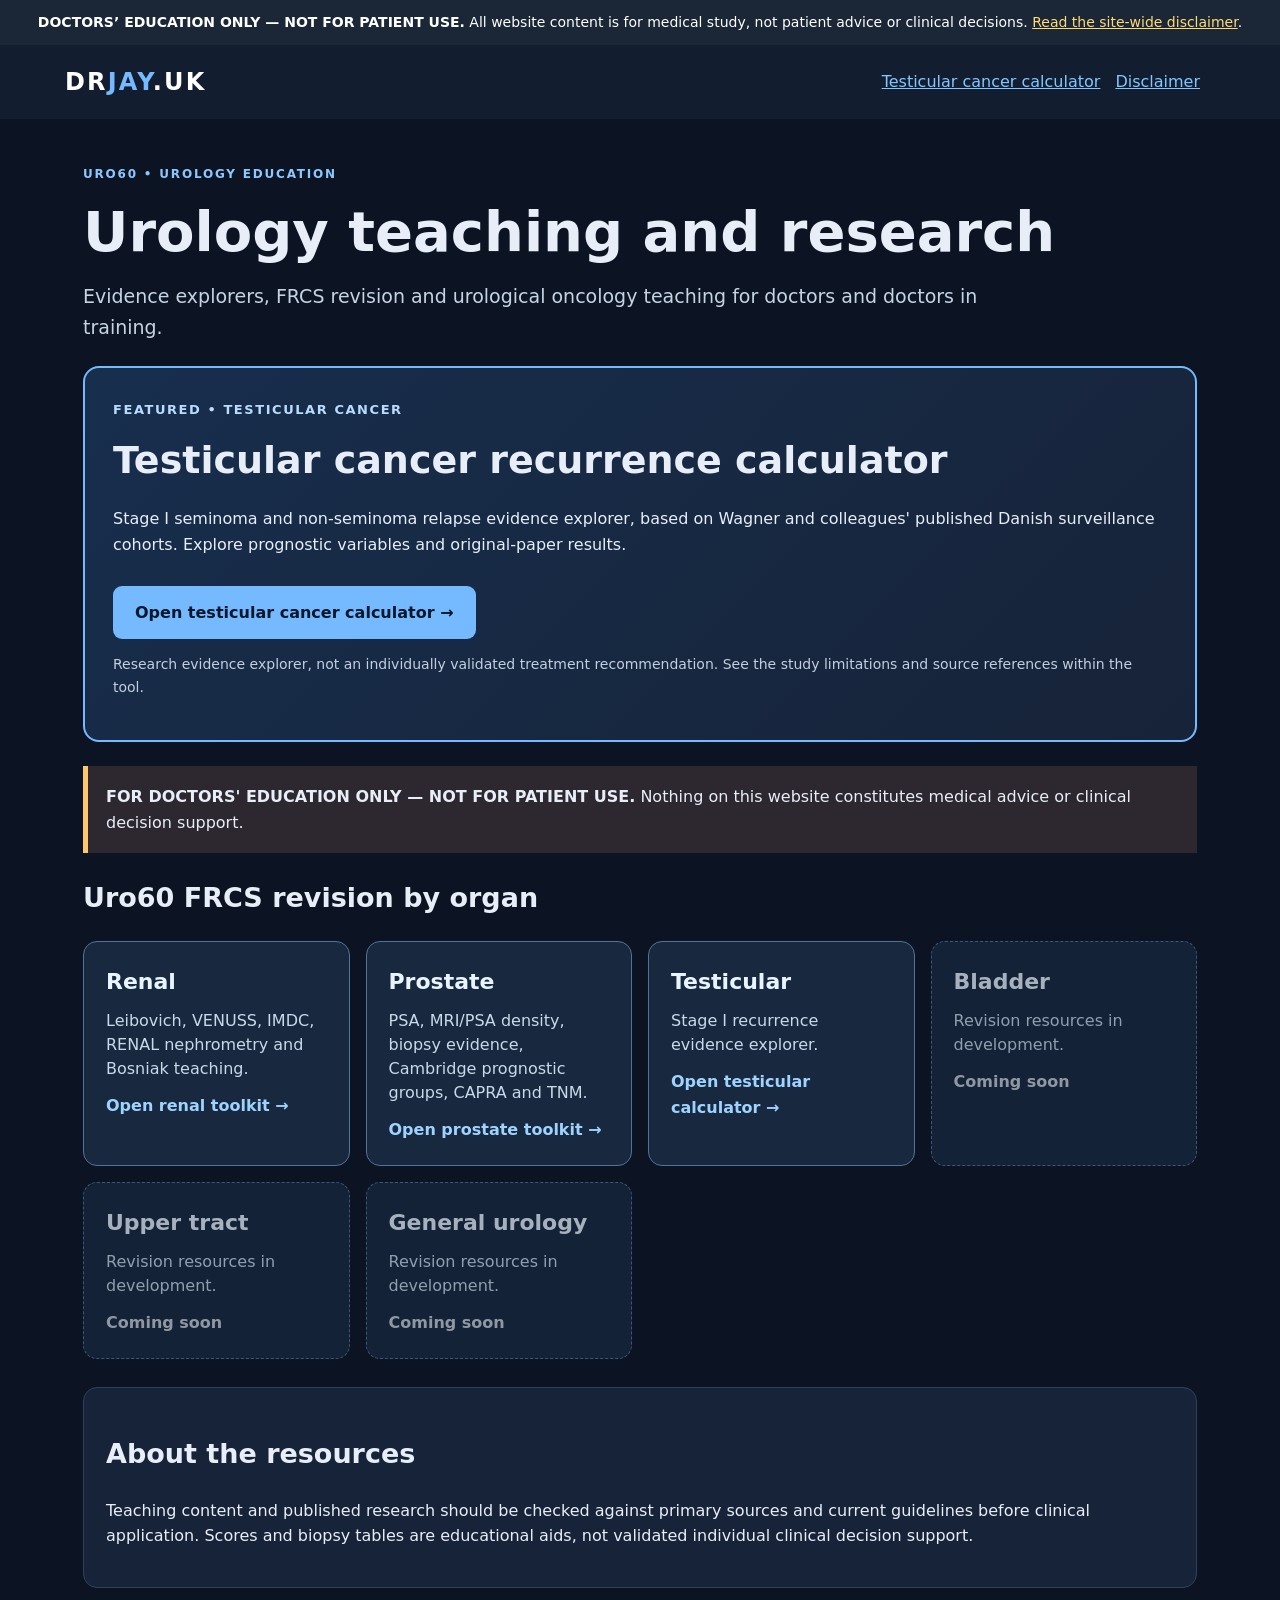
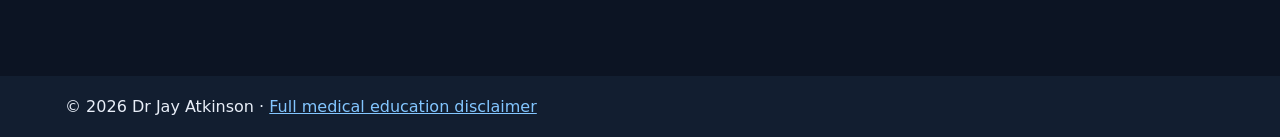
<file: index.html>
<!doctype html>
<html lang="en-GB">
<head>
<meta charset="utf-8"><meta name="viewport" content="width=device-width,initial-scale=1">
<title>Dr Jay | Urology education</title>
<link rel="stylesheet" href="style.css">
<style>
.hero-tool{border:2px solid #75b9ff;background:linear-gradient(135deg,#172e4d,#172338);padding:28px;border-radius:16px;margin:24px 0}
.hero-tool h2{font-size:clamp(26px,4vw,38px);margin:8px 0}.hero-tool .launch{display:inline-block;padding:14px 22px;background:#75b9ff;color:#08172b;font-weight:850;text-decoration:none;border-radius:9px;margin-top:12px}.hero-tool .launch:hover,.hero-tool .launch:focus{background:#a7d5ff}.hero-tool .tag{color:#b7dcff;font-size:13px;font-weight:800;letter-spacing:.12em}
.organ-grid{display:grid;grid-template-columns:repeat(auto-fit,minmax(240px,1fr));gap:16px;margin:18px 0 28px}.organ-card{display:block;padding:22px;border:1px solid #527399;border-radius:14px;background:#17283f;color:#e8f4ff;text-decoration:none}.organ-card:hover,.organ-card:focus{border-color:#9ed3ff;background:#203957}.organ-card h3{margin:0 0 10px;font-size:22px}.organ-card p{margin:0 0 12px;line-height:1.5;color:#c9d9ea}.organ-card strong{color:#9ed3ff}.organ-card.soon{opacity:.7;border-style:dashed}.organ-card.soon strong{color:#c7cfda}
</style>
</head>
<body>
<header><a class="brand" href="index.html">DR<span>JAY</span>.UK</a><nav><a href="calculator.html">Testicular cancer calculator</a><a href="disclaimer.html">Disclaimer</a></nav></header>
<main>
<p class="eyebrow">URO60 • UROLOGY EDUCATION</p><h1>Urology teaching and research</h1>
<p class="lead">Evidence explorers, FRCS revision and urological oncology teaching for doctors and doctors in training.</p>
<section class="hero-tool" aria-labelledby="testicular-title"><span class="tag">FEATURED • TESTICULAR CANCER</span><h2 id="testicular-title">Testicular cancer recurrence calculator</h2><p>Stage I seminoma and non-seminoma relapse evidence explorer, based on Wagner and colleagues' published Danish surveillance cohorts. Explore prognostic variables and original-paper results.</p><a class="launch" href="calculator.html">Open testicular cancer calculator →</a><p class="small">Research evidence explorer, not an individually validated treatment recommendation. See the study limitations and source references within the tool.</p></section>
<div class="warning"><strong>FOR DOCTORS' EDUCATION ONLY — NOT FOR PATIENT USE.</strong> Nothing on this website constitutes medical advice or clinical decision support.</div>
<section aria-labelledby="organs"><h2 id="organs">Uro60 FRCS revision by organ</h2><div class="organ-grid">
<a class="organ-card" href="renal.html"><h3>Renal</h3><p>Leibovich, VENUSS, IMDC, RENAL nephrometry and Bosniak teaching.</p><strong>Open renal toolkit →</strong></a>
<a class="organ-card" href="prostate.html"><h3>Prostate</h3><p>PSA, MRI/PSA density, biopsy evidence, Cambridge prognostic groups, CAPRA and TNM.</p><strong>Open prostate toolkit →</strong></a>
<a class="organ-card" href="calculator.html"><h3>Testicular</h3><p>Stage I recurrence evidence explorer.</p><strong>Open testicular calculator →</strong></a>
<div class="organ-card soon"><h3>Bladder</h3><p>Revision resources in development.</p><strong>Coming soon</strong></div>
<div class="organ-card soon"><h3>Upper tract</h3><p>Revision resources in development.</p><strong>Coming soon</strong></div>
<div class="organ-card soon"><h3>General urology</h3><p>Revision resources in development.</p><strong>Coming soon</strong></div>
</div></section>
<section class="panel"><h2>About the resources</h2><p>Teaching content and published research should be checked against primary sources and current guidelines before clinical application. Scores and biopsy tables are educational aids, not validated individual clinical decision support.</p></section>
</main><footer>© 2026 Dr Jay Atkinson · <a href="disclaimer.html">Full medical education disclaimer</a></footer><script defer src="site-disclaimer.js"></script>
</body></html>
</file>
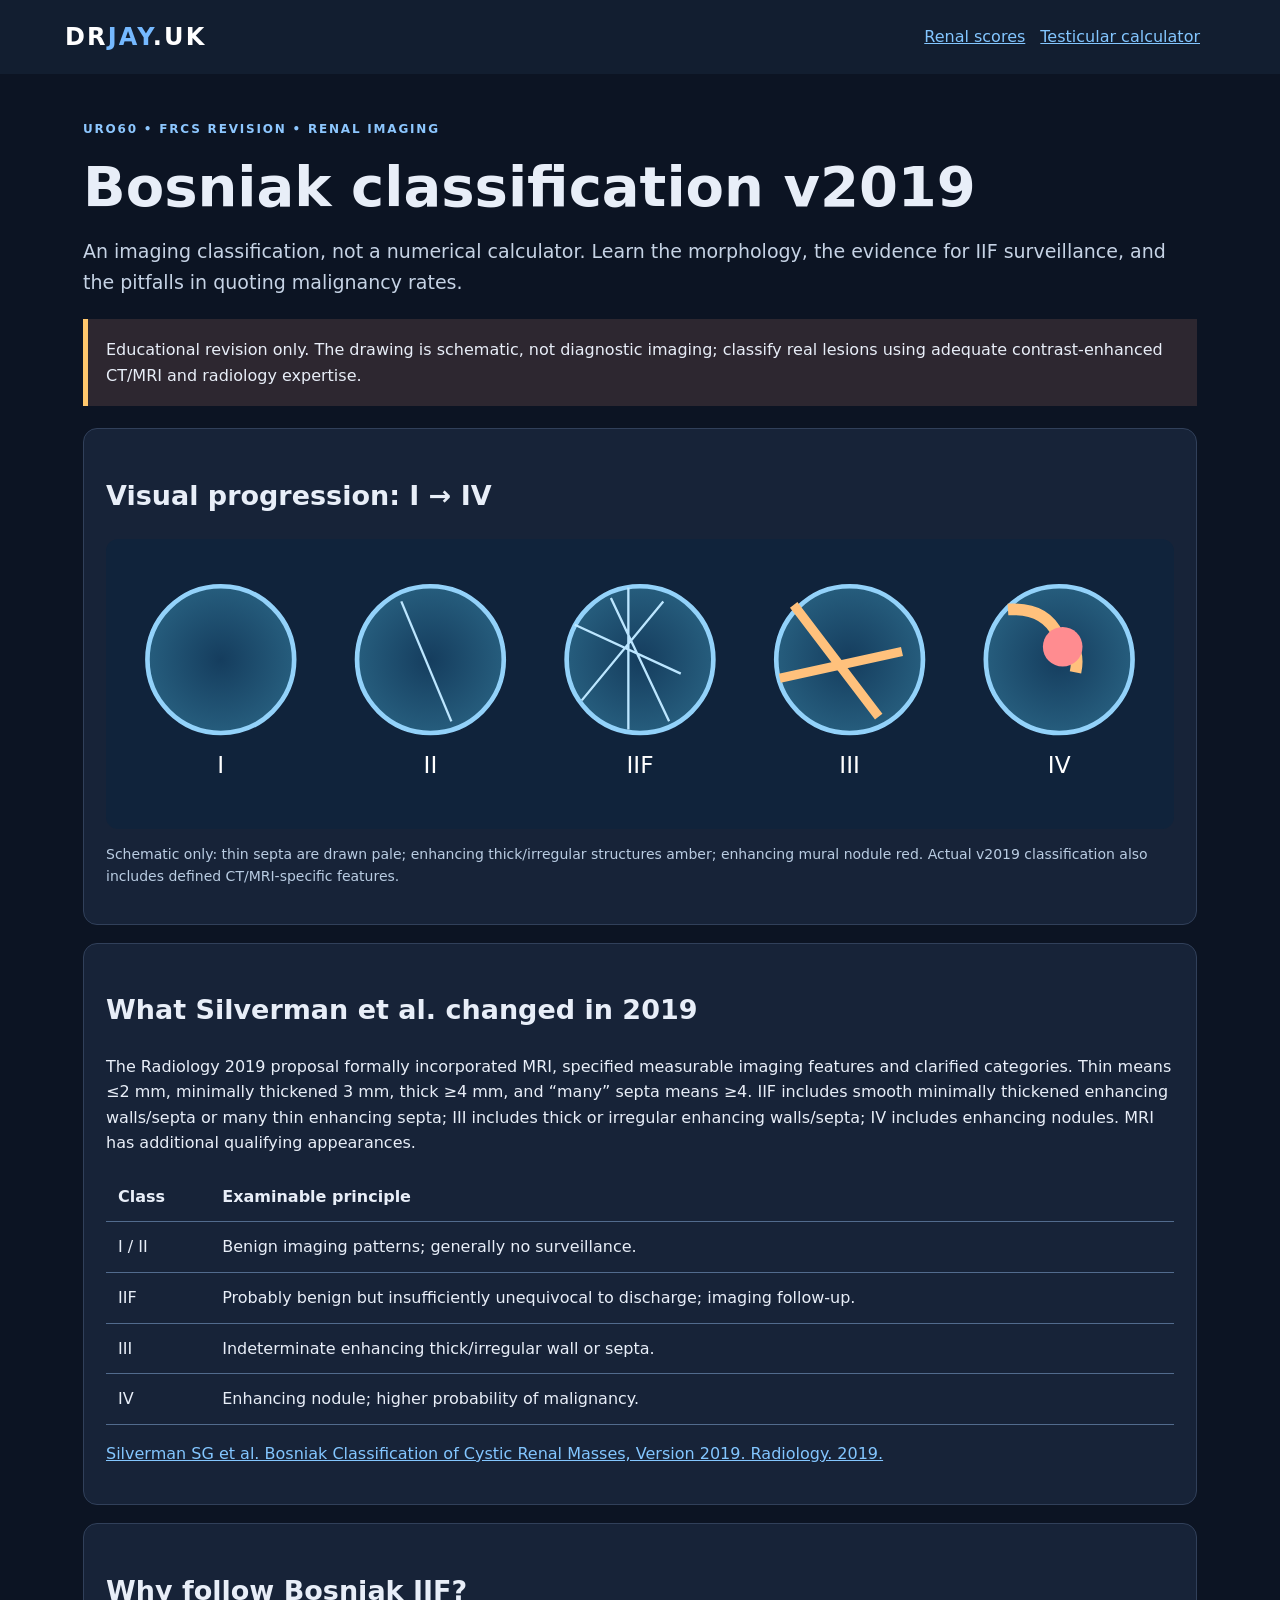
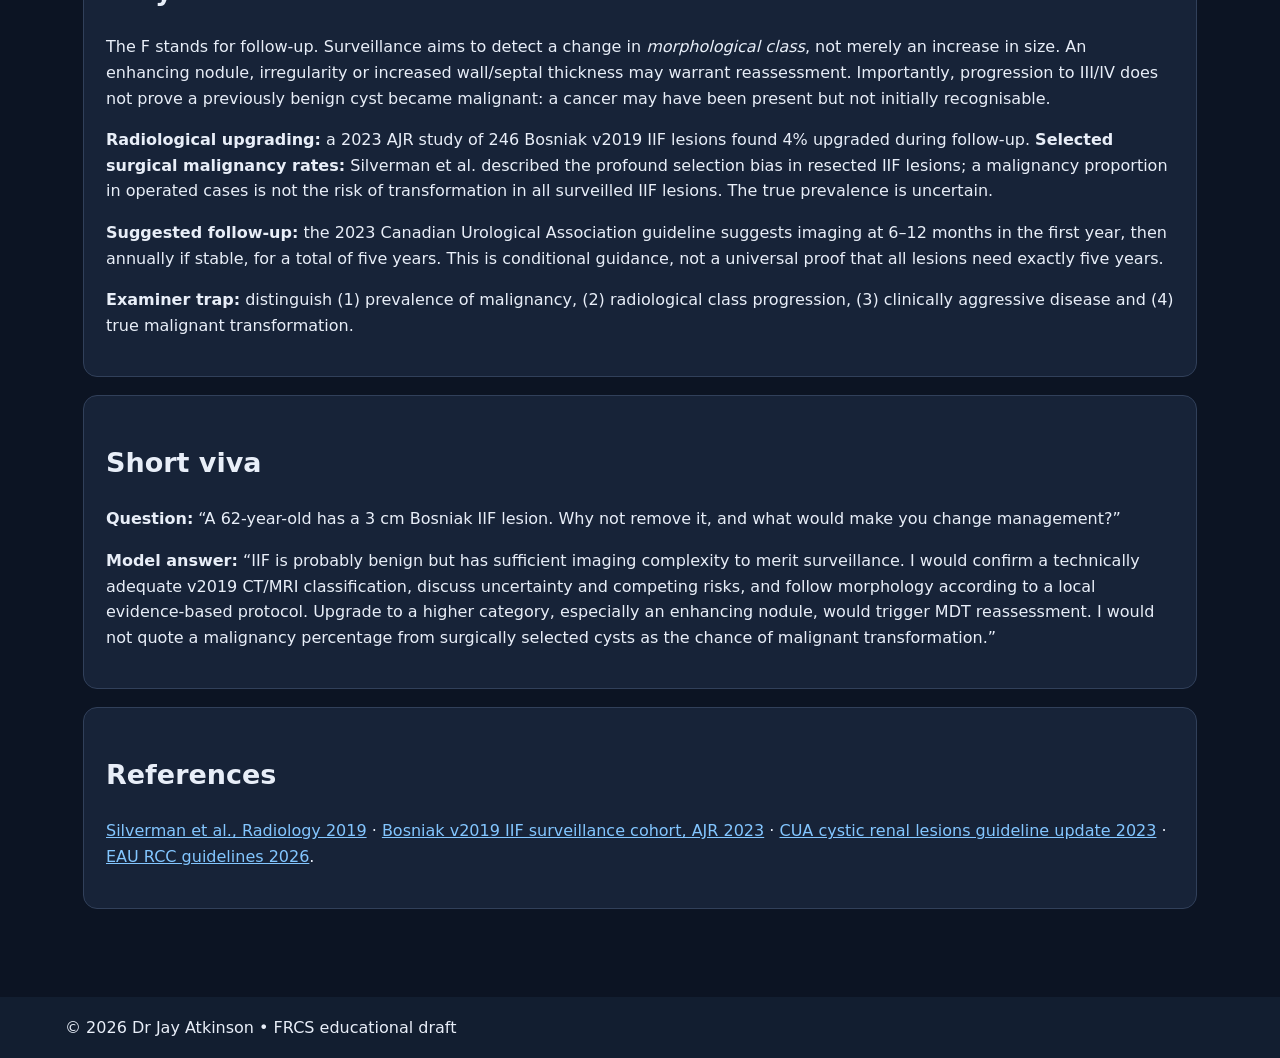
<file: bosniak.html>
<!doctype html><html lang="en-GB"><head><meta charset="utf-8"><meta name="viewport" content="width=device-width,initial-scale=1"><title>Bosniak v2019 | Uro60 FRCS</title><link rel="stylesheet" href="toolkit.css"><style>table{width:100%;border-collapse:collapse}td,th{padding:12px;text-align:left;border-bottom:1px solid #526b8d}svg{width:100%;height:auto}.diagram{overflow:hidden;border-radius:12px;background:#10233b;padding:10px}.small{color:#b9cce2}a{overflow-wrap:anywhere}</style></head><body><header><a class="brand" href="https://drjay.uk">DR<span>JAY</span>.UK</a><nav><a href="renal.html">Renal scores</a><a href="https://drjay.uk/calculator.html">Testicular calculator</a></nav></header><main><p class="eyebrow">URO60 • FRCS REVISION • RENAL IMAGING</p><h1>Bosniak classification v2019</h1><p class="lead">An imaging classification, not a numerical calculator. Learn the morphology, the evidence for IIF surveillance, and the pitfalls in quoting malignancy rates.</p><div class="warning">Educational revision only. The drawing is schematic, not diagnostic imaging; classify real lesions using adequate contrast-enhanced CT/MRI and radiology expertise.</div><section class="panel"><h2>Visual progression: I → IV</h2><div class="diagram"><svg viewBox="0 0 900 225" role="img" aria-label="Five schematic renal cysts: simple, thin septa, multiple enhancing thin septa, thick irregular septa, enhancing mural nodule"><defs><radialGradient id="c"><stop stop-color="#153d5e"/><stop offset="1" stop-color="#265d7d"/></radialGradient></defs><g fill="url(#c)" stroke="#93d2fa" stroke-width="4"><circle cx="90" cy="95" r="63"/><circle cx="270" cy="95" r="63"/><circle cx="450" cy="95" r="63"/><circle cx="630" cy="95" r="63"/><circle cx="810" cy="95" r="63"/></g><g stroke="#bce6ff" stroke-width="2"><path d="M245 45L288 148"/><path d="M425 42L475 148 M394 65L485 107 M400 130L470 45 M440 33L440 155"/></g><g stroke="#ffc17c" stroke-width="8" fill="none"><path d="M582 48L655 144 M570 111L675 88"/></g><path d="M766 52 Q798 50 809 74 Q829 82 824 106" fill="none" stroke="#ffc17c" stroke-width="10"/><circle cx="813" cy="84" r="17" fill="#ff8c90"/><g fill="#fff" font-size="20" text-anchor="middle"><text x="90" y="192">I</text><text x="270" y="192">II</text><text x="450" y="192">IIF</text><text x="630" y="192">III</text><text x="810" y="192">IV</text></g></svg></div><p class="small">Schematic only: thin septa are drawn pale; enhancing thick/irregular structures amber; enhancing mural nodule red. Actual v2019 classification also includes defined CT/MRI-specific features.</p></section><section class="panel"><h2>What Silverman et al. changed in 2019</h2><p>The Radiology 2019 proposal formally incorporated MRI, specified measurable imaging features and clarified categories. Thin means ≤2 mm, minimally thickened 3 mm, thick ≥4 mm, and “many” septa means ≥4. IIF includes smooth minimally thickened enhancing walls/septa or many thin enhancing septa; III includes thick or irregular enhancing walls/septa; IV includes enhancing nodules. MRI has additional qualifying appearances.</p><table><tr><th>Class</th><th>Examinable principle</th></tr><tr><td>I / II</td><td>Benign imaging patterns; generally no surveillance.</td></tr><tr><td>IIF</td><td>Probably benign but insufficiently unequivocal to discharge; imaging follow-up.</td></tr><tr><td>III</td><td>Indeterminate enhancing thick/irregular wall or septa.</td></tr><tr><td>IV</td><td>Enhancing nodule; higher probability of malignancy.</td></tr></table><p><a href="https://doi.org/10.1148/radiol.2019182646">Silverman SG et al. Bosniak Classification of Cystic Renal Masses, Version 2019. Radiology. 2019.</a></p></section><section class="panel"><h2>Why follow Bosniak IIF?</h2><p>The F stands for follow-up. Surveillance aims to detect a change in <em>morphological class</em>, not merely an increase in size. An enhancing nodule, irregularity or increased wall/septal thickness may warrant reassessment. Importantly, progression to III/IV does not prove a previously benign cyst became malignant: a cancer may have been present but not initially recognisable.</p><p><strong>Radiological upgrading:</strong> a 2023 AJR study of 246 Bosniak v2019 IIF lesions found 4% upgraded during follow-up. <strong>Selected surgical malignancy rates:</strong> Silverman et al. described the profound selection bias in resected IIF lesions; a malignancy proportion in operated cases is not the risk of transformation in all surveilled IIF lesions. The true prevalence is uncertain.</p><p><strong>Suggested follow-up:</strong> the 2023 Canadian Urological Association guideline suggests imaging at 6–12 months in the first year, then annually if stable, for a total of five years. This is conditional guidance, not a universal proof that all lesions need exactly five years.</p><p><strong>Examiner trap:</strong> distinguish (1) prevalence of malignancy, (2) radiological class progression, (3) clinically aggressive disease and (4) true malignant transformation.</p></section><section class="panel"><h2>Short viva</h2><p><strong>Question:</strong> “A 62-year-old has a 3 cm Bosniak IIF lesion. Why not remove it, and what would make you change management?”</p><p><strong>Model answer:</strong> “IIF is probably benign but has sufficient imaging complexity to merit surveillance. I would confirm a technically adequate v2019 CT/MRI classification, discuss uncertainty and competing risks, and follow morphology according to a local evidence-based protocol. Upgrade to a higher category, especially an enhancing nodule, would trigger MDT reassessment. I would not quote a malignancy percentage from surgically selected cysts as the chance of malignant transformation.”</p></section><section class="panel"><h2>References</h2><p><a href="https://doi.org/10.1148/radiol.2019182646">Silverman et al., Radiology 2019</a> · <a href="https://pubmed.ncbi.nlm.nih.gov/36416398/">Bosniak v2019 IIF surveillance cohort, AJR 2023</a> · <a href="https://pmc.ncbi.nlm.nih.gov/articles/PMC10263289/">CUA cystic renal lesions guideline update 2023</a> · <a href="https://uroweb.org/guidelines/renal-cell-carcinoma">EAU RCC guidelines 2026</a>.</p></section></main><footer>© 2026 Dr Jay Atkinson • FRCS educational draft</footer></body></html>
</file>
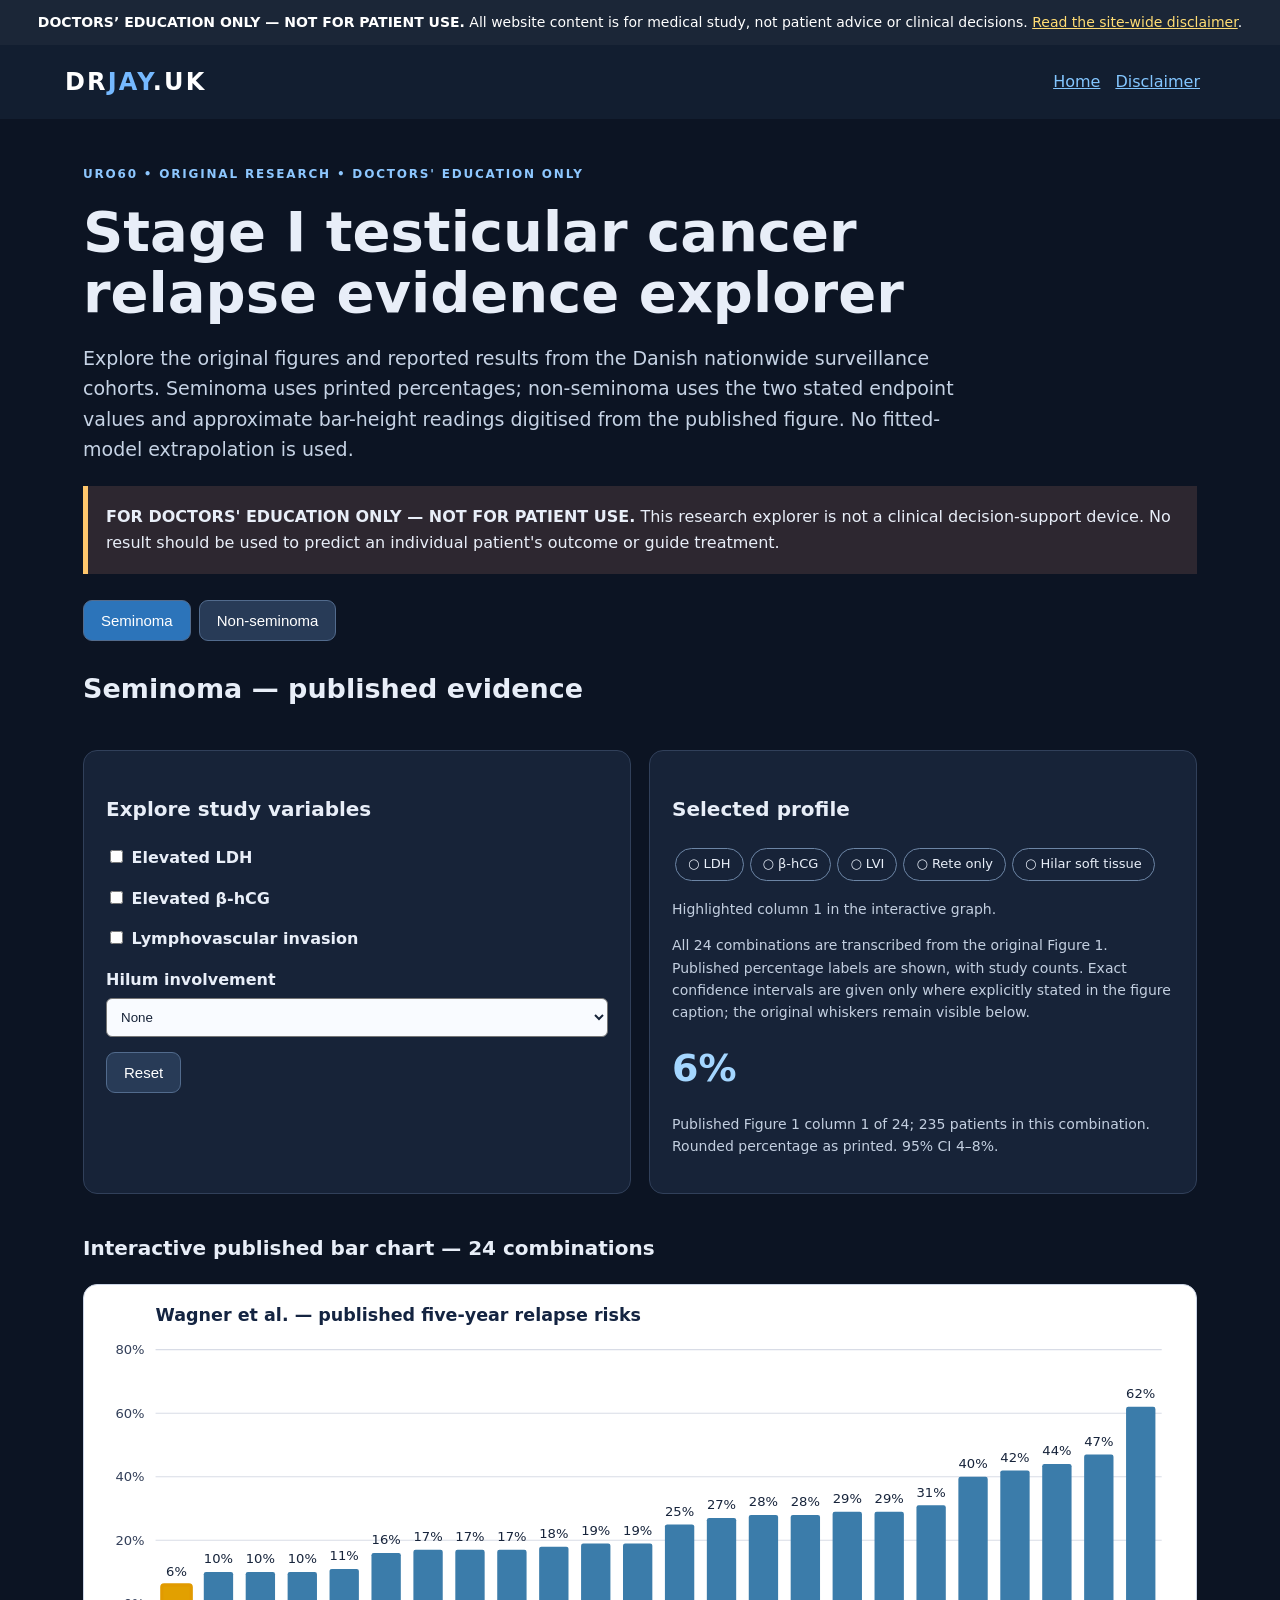
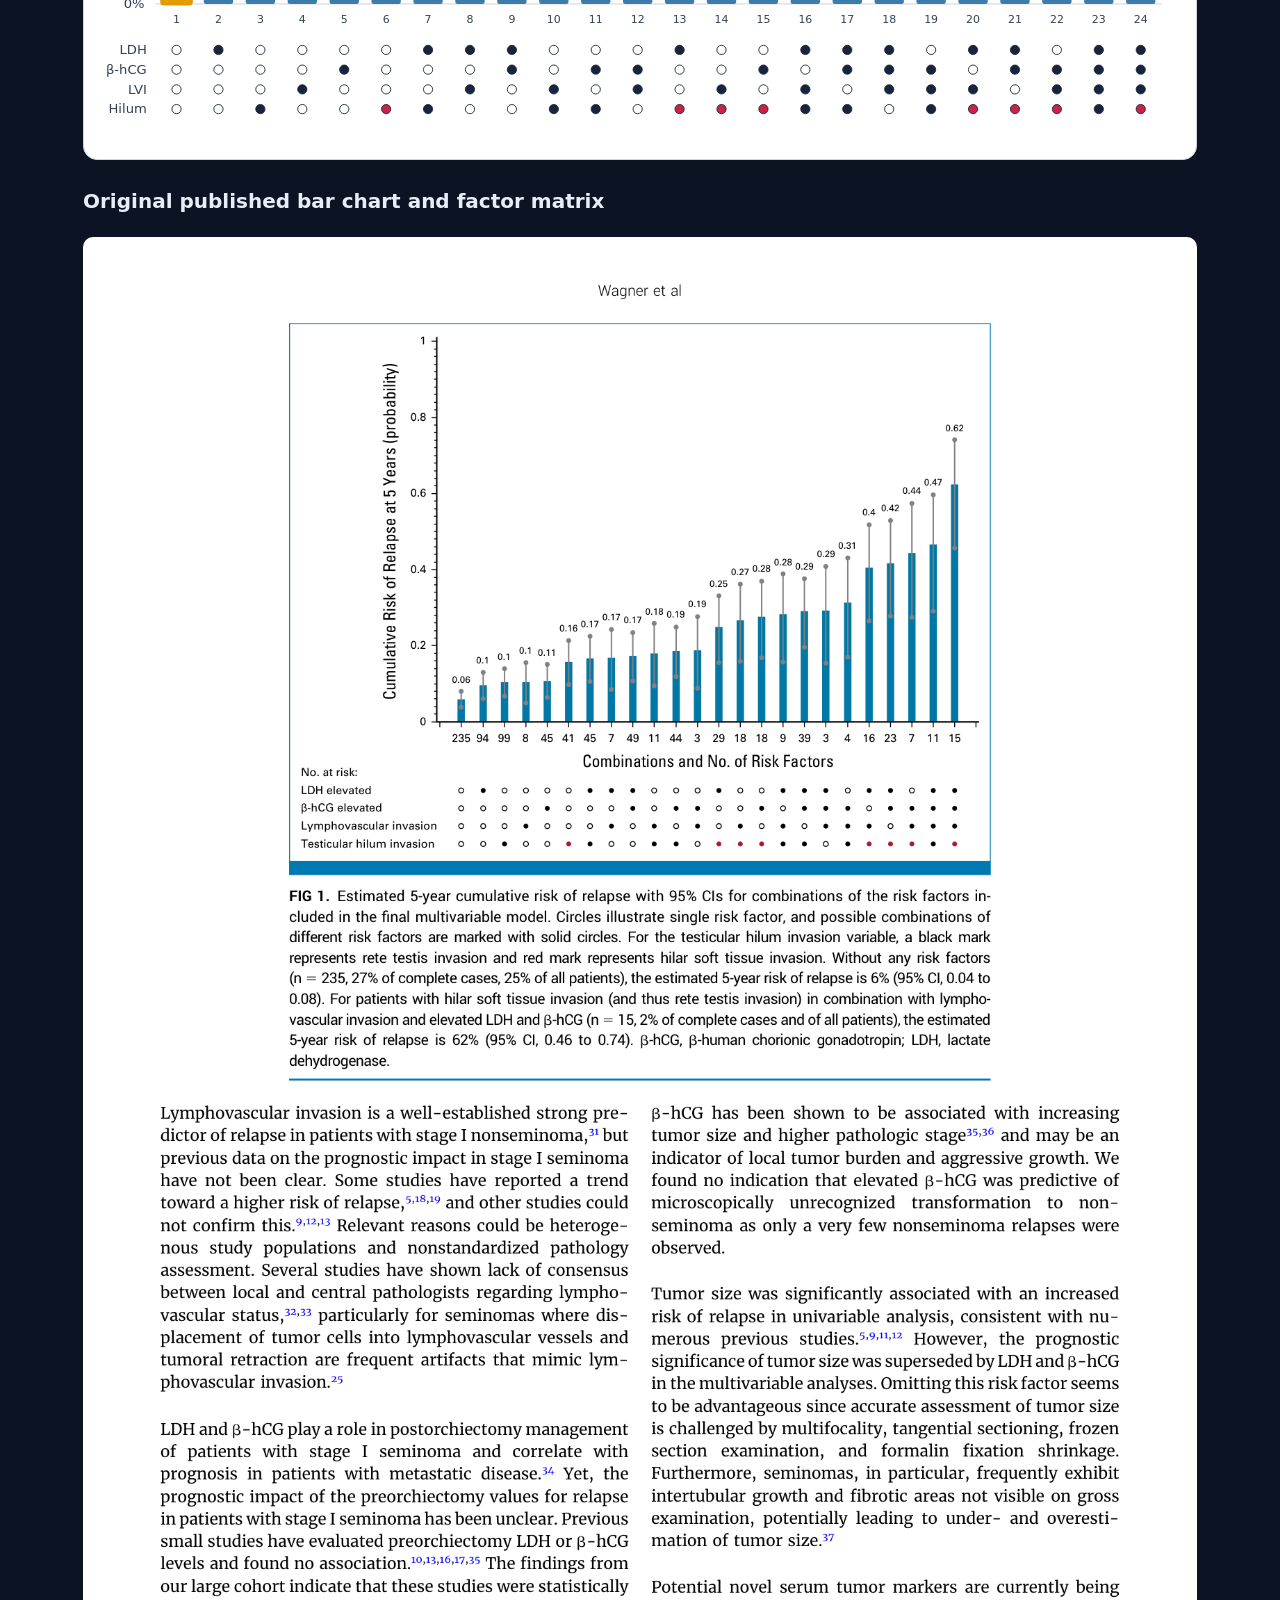
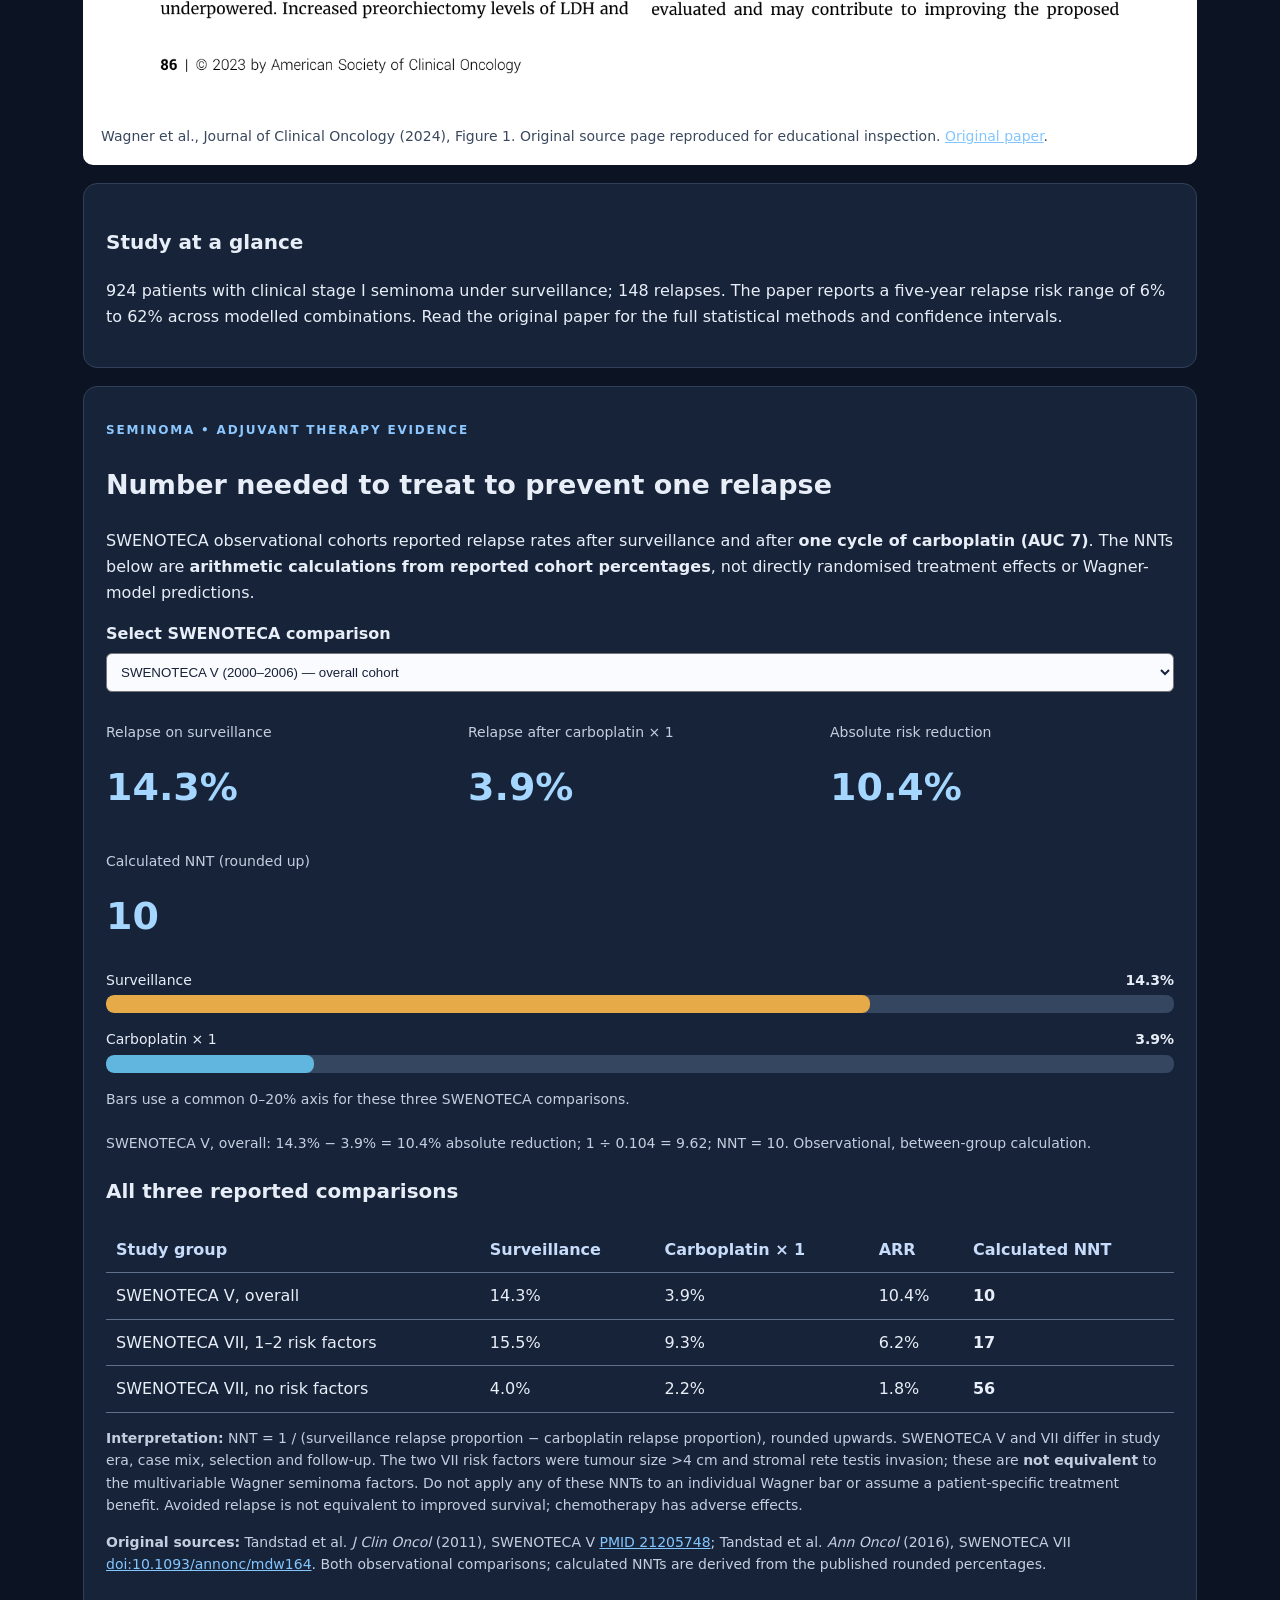
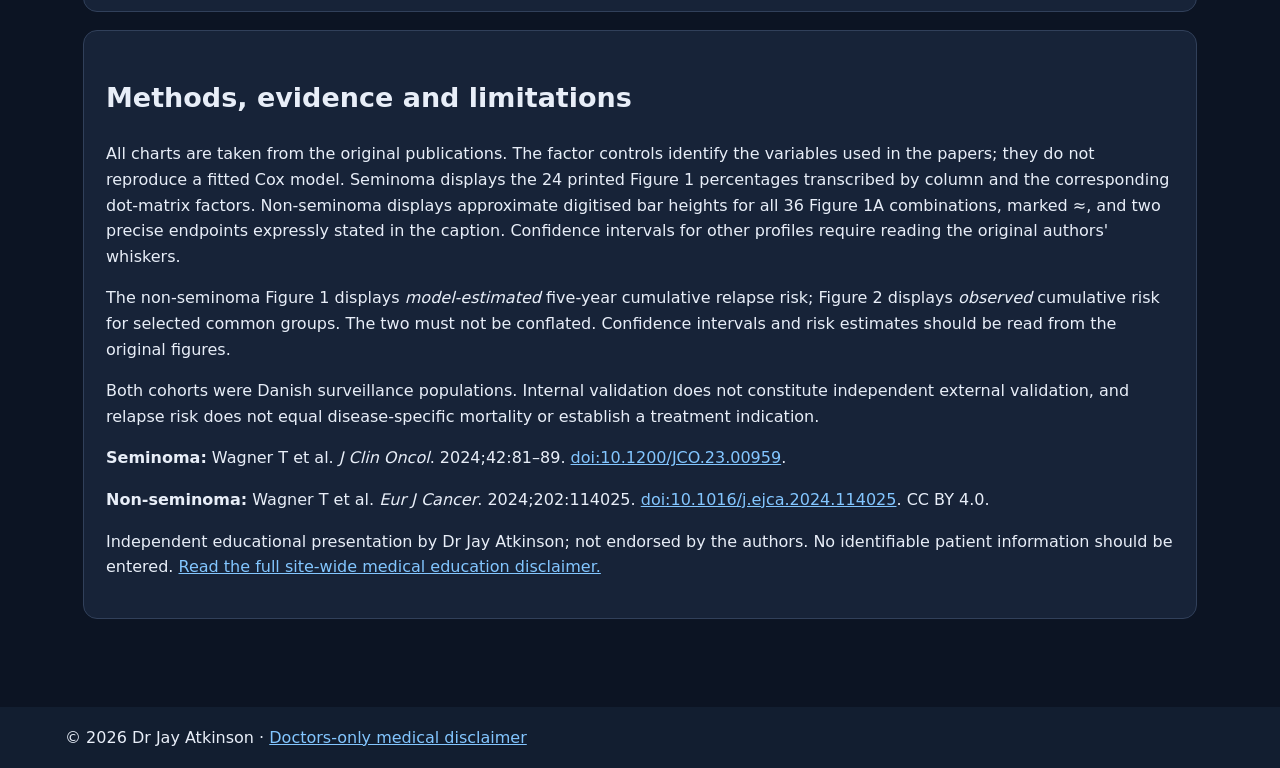
<file: calculator.html>
<!doctype html><html lang="en-GB"><head><meta charset="utf-8"><meta name="viewport" content="width=device-width, initial-scale=1"><title>Wagner testicular cancer evidence explorer | Dr Jay</title><link rel="stylesheet" href="style.css"></head><body><header><a class="brand" href="index.html">DR<span>JAY</span>.UK</a><nav><a href="index.html">Home</a><a href="disclaimer.html">Disclaimer</a></nav></header><main><p class="eyebrow">URO60 • ORIGINAL RESEARCH • DOCTORS' EDUCATION ONLY</p><h1>Stage I testicular cancer<br>relapse evidence explorer</h1><p class="lead">Explore the original figures and reported results from the Danish nationwide surveillance cohorts. Seminoma uses printed percentages; non-seminoma uses the two stated endpoint values and approximate bar-height readings digitised from the published figure. No fitted-model extrapolation is used.</p><div class="warning"><strong>FOR DOCTORS' EDUCATION ONLY — NOT FOR PATIENT USE.</strong> This research explorer is not a clinical decision-support device. No result should be used to predict an individual patient's outcome or guide treatment.</div><div class="tabs"><button id="semTab" class="active" type="button">Seminoma</button><button id="nonTab" type="button">Non-seminoma</button></div><section id="seminoma"><h2>Seminoma — published evidence</h2><div class="layout"><div class="panel"><h3>Explore study variables</h3><label class="field"><input id="s-ldh" type="checkbox"> Elevated LDH</label><label class="field"><input id="s-hcg" type="checkbox"> Elevated β-hCG</label><label class="field"><input id="s-lvi" type="checkbox"> Lymphovascular invasion</label><label class="field">Hilum involvement<select id="s-hilum"><option value="none">None</option><option value="rete">Rete testis only</option><option value="soft">Hilar soft tissue</option></select></label><button id="s-reset">Reset</button></div><div class="panel"><h3>Selected profile</h3><div id="s-pills"></div><p id="s-message" class="small"></p><p class="small">All 24 combinations are transcribed from the original Figure 1. Published percentage labels are shown, with study counts. Exact confidence intervals are given only where explicitly stated in the figure caption; the original whiskers remain visible below.</p><div id="s-risk" class="published" aria-live="polite">6%</div><p id="s-risk-note" class="small">Published five-year modelled relapse risk.</p></div></div><h3>Interactive published bar chart — 24 combinations</h3><div id="sem-chart" class="graph-wrap"></div><h3>Original published bar chart and factor matrix</h3><figure class="figure"><img src="seminoma-figure1.png" alt="Original Wagner et al. seminoma Figure 1, including published five-year risk bars, confidence intervals and factor dot matrix"><figcaption>Wagner et al., Journal of Clinical Oncology (2024), Figure 1. Original source page reproduced for educational inspection. <a href="https://doi.org/10.1200/JCO.23.00959">Original paper</a>.</figcaption></figure><div class="panel"><h3>Study at a glance</h3><p>924 patients with clinical stage I seminoma under surveillance; 148 relapses. The paper reports a five-year relapse risk range of 6% to 62% across modelled combinations. Read the original paper for the full statistical methods and confidence intervals.</p></div><section class="panel" id="seminoma-nnt"><p class="eyebrow">SEMINOMA • ADJUVANT THERAPY EVIDENCE</p><h2>Number needed to treat to prevent one relapse</h2><p>SWENOTECA observational cohorts reported relapse rates after surveillance and after <strong>one cycle of carboplatin (AUC 7)</strong>. The NNTs below are <strong>arithmetic calculations from reported cohort percentages</strong>, not directly randomised treatment effects or Wagner-model predictions.</p><label class="field" for="nnt-cohort">Select SWENOTECA comparison<select id="nnt-cohort"><option value="v">SWENOTECA V (2000–2006) — overall cohort</option><option value="vii-high">SWENOTECA VII (2007–2010) — 1–2 risk factors</option><option value="vii-low">SWENOTECA VII (2007–2010) — no risk factors</option></select></label><div class="layout"><div><p class="small">Relapse on surveillance</p><div class="published" id="nnt-surv">14.3%</div></div><div><p class="small">Relapse after carboplatin × 1</p><div class="published" id="nnt-carbo">3.9%</div></div><div><p class="small">Absolute risk reduction</p><div class="published" id="nnt-arr">10.4%</div></div><div><p class="small">Calculated NNT (rounded up)</p><div class="published" id="nnt-result">10</div></div></div><div class="nnt-bars" role="img" aria-label="Comparison of observed relapse percentages"><div class="nnt-track-label">Surveillance <strong id="nnt-surv-label">14.3%</strong></div><div class="nnt-track"><div class="nnt-bar surveillance" id="nnt-surv-bar" style="width:71.5%"></div></div><div class="nnt-track-label">Carboplatin × 1 <strong id="nnt-carbo-label">3.9%</strong></div><div class="nnt-track"><div class="nnt-bar carboplatin" id="nnt-carbo-bar" style="width:19.5%"></div></div><p class="small">Bars use a common 0–20% axis for these three SWENOTECA comparisons.</p></div><p id="nnt-explanation" class="small" aria-live="polite">SWENOTECA V: 14.3% − 3.9% = 10.4% absolute reduction; 1 ÷ 0.104 = 9.62; NNT = 10.</p><h3>All three reported comparisons</h3><div class="nnt-table-wrap"><table class="nnt-table"><thead><tr><th>Study group</th><th>Surveillance</th><th>Carboplatin × 1</th><th>ARR</th><th>Calculated NNT</th></tr></thead><tbody><tr><td>SWENOTECA V, overall</td><td>14.3%</td><td>3.9%</td><td>10.4%</td><td><strong>10</strong></td></tr><tr><td>SWENOTECA VII, 1–2 risk factors</td><td>15.5%</td><td>9.3%</td><td>6.2%</td><td><strong>17</strong></td></tr><tr><td>SWENOTECA VII, no risk factors</td><td>4.0%</td><td>2.2%</td><td>1.8%</td><td><strong>56</strong></td></tr></tbody></table></div><p class="small"><strong>Interpretation:</strong> NNT = 1 / (surveillance relapse proportion − carboplatin relapse proportion), rounded upwards. SWENOTECA V and VII differ in study era, case mix, selection and follow-up. The two VII risk factors were tumour size &gt;4 cm and stromal rete testis invasion; these are <strong>not equivalent</strong> to the multivariable Wagner seminoma factors. Do not apply any of these NNTs to an individual Wagner bar or assume a patient-specific treatment benefit. Avoided relapse is not equivalent to improved survival; chemotherapy has adverse effects.</p><p class="small"><strong>Original sources:</strong> Tandstad et al. <em>J Clin Oncol</em> (2011), SWENOTECA V <a href="https://pubmed.ncbi.nlm.nih.gov/21205748/">PMID 21205748</a>; Tandstad et al. <em>Ann Oncol</em> (2016), SWENOTECA VII <a href="https://doi.org/10.1093/annonc/mdw164">doi:10.1093/annonc/mdw164</a>. Both observational comparisons; calculated NNTs are derived from the published rounded percentages.</p></section></section><section id="nonseminoma" class="hidden"><h2>Non-seminoma — published evidence <small style="font-size:.42em;vertical-align:middle;color:#8bc5f5"> </small></h2><div class="layout"><div class="panel"><h3>Explore study variables</h3><label class="field"><input id="n-lvi" type="checkbox"> Lymphovascular invasion</label><label class="field"><input id="n-hilar" type="checkbox"> Hilar soft tissue invasion</label><label class="field">Embryonal carcinoma<select id="n-ec"><option value="absent">Absent</option><option value="nonpred">Present, non-predominant</option><option value="pred">Predominant histology</option></select></label><label class="field">Tumour size (published Figure 1A categories)<select id="n-size"><option value="2.1">2.1 cm — 25th percentile</option><option value="3.2" selected>3.2 cm — median</option><option value="4.5">4.5 cm — 75th percentile</option></select></label><button id="n-reset">Reset</button></div><div class="panel"><h3>Selected profile</h3><div id="n-pills"></div><p id="n-message" class="small"></p><div id="n-endpoint" class="published">—</div><p id="n-endpoint-note" class="small">The original figure below contains the authors' modelled risk estimates and 95% confidence intervals. Intermediate percentages are approximate visual readings from the original figure.</p></div></div><h3>Interactive combination selector — 36 published columns</h3><p class="small"><strong>Figure-digitised values:</strong> Percentages marked ≈ are approximate visual readings from the original Wagner Figure 1A, rounded to the nearest percentage point. They are not exact published values or new Cox-model predictions. The original 95% confidence intervals are shown in the source image below. The 5% and 86% endpoints are directly stated in the paper.</p><div id="non-chart" class="graph-wrap"></div><p class="small">The original non-seminoma Figure 1A does not print numeric values on intermediate bars. We digitised approximate bar heights to the nearest percentage point (marked ≈). These are <strong>not exact published numbers</strong> and should be checked against the original image. The 5% and 86% endpoints are explicitly stated in the caption. Confidence intervals are not numerically digitised.</p><h3>Original Figure 1 — estimated five-year relapse risk</h3><figure class="figure"><img src="nonseminoma-figure1.png" alt="Original non-seminoma Figure 1: bar chart of estimated five-year relapse risk with 95% confidence intervals and dot matrix, plus risk by tumour size"><figcaption>Wagner et al., European Journal of Cancer 2024;202:114025, Figure 1A–B. Original open-access paper, CC BY 4.0. Tumour size categories are 2.1, 3.2 and 4.5 cm; embryonal carcinoma is absent, non-predominant or predominant. <a href="https://doi.org/10.1016/j.ejca.2024.114025">Original paper</a>.</figcaption></figure><h3>Original Figure 2 — observed cumulative relapse</h3><figure class="figure"><img src="nonseminoma-figure2.png" alt="Original non-seminoma Figure 2 showing observed cumulative relapse by common factor groups"><figcaption>Wagner et al. (2024), Figure 2. Observed risk groups A–I; uncommon combinations grouped as Other. This is a different analysis from the model-estimated five-year risk in Figure 1.</figcaption></figure><div class="panel"><h3>Published study results</h3><p><strong>453</strong> patients; <strong>139</strong> relapses (30.6%); median follow-up <strong>6.3 years</strong>. Internal validation concordance statistic <strong>0.75</strong>.</p><p><strong>Adjusted hazard ratios:</strong> LVI 3.48 (95% CI 2.38–5.10); non-predominant EC 2.49 (1.20–5.15); predominant EC 4.06 (1.98–8.32); hilar soft tissue invasion 1.70 (1.17–2.48); tumour size 1.60 (1.25–2.03) per doubling. These are associations, <strong>not</strong> absolute probabilities.</p><p><strong>Explicitly reported endpoints:</strong> 5% (95% CI 1–8%) for a 2.1 cm tumour with no other modelled risk factors; 86% (95% CI 72–93%) for a 4.5 cm tumour with LVI, predominant EC and hilar soft tissue invasion.</p><p>For the overall cohort, the reported five-year relapse risk was 59% (95% CI 50–66%) for LVI-positive patients versus 17% (95% CI 12–21%) for LVI-negative patients. These are cohort-level estimates, not selected-profile predictions.</p></div><section class="panel" id="nonseminoma-nnt" style="margin-top:2rem"><p class="eyebrow">NON-SEMINOMA • ADJUVANT BEP EVIDENCE</p><h2>Number needed to treat to prevent one relapse</h2><p>Comparison of published <strong>surveillance relapse estimates</strong> with observed outcomes after <strong>one cycle of bleomycin, etoposide and cisplatin (BEP × 1)</strong>, stratified by lymphovascular invasion (LVI). These are <strong>cross-study illustrative NNTs</strong>, not randomised treatment effects or predictions from Wagner's multivariable model.</p><label class="field" for="ns-nnt-group">LVI status<select id="ns-nnt-group"><option value="positive">LVI-positive</option><option value="negative">LVI-negative</option></select></label><div class="layout"><div><p class="small">Surveillance relapse estimate</p><div class="published" id="ns-nnt-surveillance">42%</div></div><div><p class="small">Relapse after BEP × 1</p><div class="published" id="ns-nnt-bep">3.2%</div></div><div><p class="small">Absolute risk reduction</p><div class="published" id="ns-nnt-arr">38.8%</div></div><div><p class="small">Illustrative NNT (rounded up)</p><div class="published" id="ns-nnt-value">3</div></div></div><div style="margin:1rem 0"><div class="small" id="ns-nnt-surveillance-label">Surveillance 42%</div><div style="background:#253750;border-radius:8px;overflow:hidden;height:20px"><div id="ns-nnt-surveillance-bar" style="height:100%;width:84%;background:#7ebbe8"></div></div><div class="small" id="ns-nnt-bep-label" style="margin-top:.65rem">BEP × 1: 3.2%</div><div style="background:#253750;border-radius:8px;overflow:hidden;height:20px"><div id="ns-nnt-bep-bar" style="height:100%;width:6.4%;background:#76c9a5"></div></div><p class="small">Common 0–50% horizontal scale</p></div><p id="ns-nnt-equation" class="small" aria-live="polite">42% − 3.2% = 38.8% absolute reduction; NNT = ceiling(100 ÷ 38.8) = 3.</p><h3>Evidence summary</h3><div style="overflow-x:auto"><table style="width:100%;border-collapse:collapse;text-align:left"><thead><tr><th style="padding:.6rem">LVI status</th><th>Surveillance</th><th>BEP × 1</th><th>ARR</th><th>Illustrative NNT</th></tr></thead><tbody><tr><td style="padding:.6rem">Positive</td><td>42%</td><td>3.2%</td><td>38.8%</td><td><strong>3</strong></td></tr><tr><td style="padding:.6rem">Negative</td><td>17%</td><td>1.6%</td><td>15.4%</td><td><strong>7</strong></td></tr></tbody></table></div><p class="small"><strong>Evidence:</strong> EAU Testicular Cancer Guidelines: approximate relapse rates on surveillance of 42% for LVI-positive and 17% for LVI-negative clinical stage I non-seminoma. Tandstad et al., SWENOTECA risk-adapted programme, <em>Annals of Oncology</em> (2014): five-year relapse rates after BEP × 1 of 3.2% (LVI-positive) and 1.6% (LVI-negative). <a href="https://uroweb.org/guidelines/testicular-cancer">EAU guidelines</a> · <a href="https://pubmed.ncbi.nlm.nih.gov/?term=Tandstad+2014+one+course+BEP+SWENOTECA+nonseminoma">SWENOTECA original study</a>.</p><p class="small"><strong>Limitations:</strong> Cross-study populations, selection, follow-up and relapse definitions may differ. These NNTs are derived from rounded percentages and are not causal estimates from a randomised surveillance-versus-BEP comparison. Adjuvant BEP reduces recurrence but exposes some patients already cured by orchidectomy to toxicity; preventing recurrence is not synonymous with improving cancer-specific survival. Do not apply this NNT to a selected Wagner bar or use for individual treatment decisions.</p></section></section><section class="panel" id="methods"><h2>Methods, evidence and limitations</h2><p>All charts are taken from the original publications. The factor controls identify the variables used in the papers; they do not reproduce a fitted Cox model. Seminoma displays the 24 printed Figure 1 percentages transcribed by column and the corresponding dot-matrix factors. Non-seminoma displays approximate digitised bar heights for all 36 Figure 1A combinations, marked ≈, and two precise endpoints expressly stated in the caption. Confidence intervals for other profiles require reading the original authors' whiskers.</p><p>The non-seminoma Figure 1 displays <em>model-estimated</em> five-year cumulative relapse risk; Figure 2 displays <em>observed</em> cumulative risk for selected common groups. The two must not be conflated. Confidence intervals and risk estimates should be read from the original figures.</p><p>Both cohorts were Danish surveillance populations. Internal validation does not constitute independent external validation, and relapse risk does not equal disease-specific mortality or establish a treatment indication.</p><p><strong>Seminoma:</strong> Wagner T et al. <em>J Clin Oncol</em>. 2024;42:81–89. <a href="https://doi.org/10.1200/JCO.23.00959">doi:10.1200/JCO.23.00959</a>.</p><p><strong>Non-seminoma:</strong> Wagner T et al. <em>Eur J Cancer</em>. 2024;202:114025. <a href="https://doi.org/10.1016/j.ejca.2024.114025">doi:10.1016/j.ejca.2024.114025</a>. CC BY 4.0.</p><p>Independent educational presentation by Dr Jay Atkinson; not endorsed by the authors. No identifiable patient information should be entered. <a href="disclaimer.html">Read the full site-wide medical education disclaimer.</a></p></section></main><footer>© 2026 Dr Jay Atkinson · <a href="disclaimer.html">Doctors-only medical disclaimer</a></footer><script>
(() => {
'use strict';
const $=id=>document.getElementById(id);
const SEM=[{"ldh":false,"hcg":false,"lvi":false,"hilum":"none","risk":6,"n":235,"col":1},{"ldh":true,"hcg":false,"lvi":false,"hilum":"none","risk":10,"n":94,"col":2},{"ldh":false,"hcg":false,"lvi":false,"hilum":"rete","risk":10,"n":99,"col":3},{"ldh":false,"hcg":false,"lvi":true,"hilum":"none","risk":10,"n":8,"col":4},{"ldh":false,"hcg":true,"lvi":false,"hilum":"none","risk":11,"n":45,"col":5},{"ldh":false,"hcg":false,"lvi":false,"hilum":"soft","risk":16,"n":41,"col":6},{"ldh":true,"hcg":false,"lvi":false,"hilum":"rete","risk":17,"n":45,"col":7},{"ldh":true,"hcg":false,"lvi":true,"hilum":"none","risk":17,"n":7,"col":8},{"ldh":true,"hcg":true,"lvi":false,"hilum":"none","risk":17,"n":49,"col":9},{"ldh":false,"hcg":false,"lvi":true,"hilum":"rete","risk":18,"n":11,"col":10},{"ldh":false,"hcg":true,"lvi":false,"hilum":"rete","risk":19,"n":44,"col":11},{"ldh":false,"hcg":true,"lvi":true,"hilum":"none","risk":19,"n":3,"col":12},{"ldh":true,"hcg":false,"lvi":false,"hilum":"soft","risk":25,"n":29,"col":13},{"ldh":false,"hcg":false,"lvi":true,"hilum":"soft","risk":27,"n":18,"col":14},{"ldh":false,"hcg":true,"lvi":false,"hilum":"soft","risk":28,"n":18,"col":15},{"ldh":true,"hcg":false,"lvi":true,"hilum":"rete","risk":28,"n":9,"col":16},{"ldh":true,"hcg":true,"lvi":false,"hilum":"rete","risk":29,"n":39,"col":17},{"ldh":true,"hcg":true,"lvi":true,"hilum":"none","risk":29,"n":3,"col":18},{"ldh":false,"hcg":true,"lvi":true,"hilum":"rete","risk":31,"n":4,"col":19},{"ldh":true,"hcg":false,"lvi":true,"hilum":"soft","risk":40,"n":16,"col":20},{"ldh":true,"hcg":true,"lvi":false,"hilum":"soft","risk":42,"n":23,"col":21},{"ldh":false,"hcg":true,"lvi":true,"hilum":"soft","risk":44,"n":7,"col":22},{"ldh":true,"hcg":true,"lvi":true,"hilum":"rete","risk":47,"n":11,"col":23},{"ldh":true,"hcg":true,"lvi":true,"hilum":"soft","risk":62,"n":15,"col":24}];
const NON=[{"ec":"absent","lvi":false,"hilar":false,"size":"2.1","col":1,"digitised":5},{"ec":"absent","lvi":false,"hilar":false,"size":"3.2","col":2,"digitised":6},{"ec":"absent","lvi":false,"hilar":false,"size":"4.5","col":3,"digitised":8},{"ec":"absent","lvi":false,"hilar":true,"size":"2.1","col":4,"digitised":8},{"ec":"absent","lvi":false,"hilar":true,"size":"3.2","col":5,"digitised":10},{"ec":"absent","lvi":false,"hilar":true,"size":"4.5","col":6,"digitised":13},{"ec":"absent","lvi":true,"hilar":false,"size":"2.1","col":7,"digitised":15},{"ec":"absent","lvi":true,"hilar":false,"size":"3.2","col":8,"digitised":20},{"ec":"absent","lvi":true,"hilar":false,"size":"4.5","col":9,"digitised":25},{"ec":"absent","lvi":true,"hilar":true,"size":"2.1","col":10,"digitised":25},{"ec":"absent","lvi":true,"hilar":true,"size":"3.2","col":11,"digitised":32},{"ec":"absent","lvi":true,"hilar":true,"size":"4.5","col":12,"digitised":38},{"ec":"nonpred","lvi":false,"hilar":false,"size":"2.1","col":13,"digitised":11},{"ec":"nonpred","lvi":false,"hilar":false,"size":"3.2","col":14,"digitised":15},{"ec":"nonpred","lvi":false,"hilar":false,"size":"4.5","col":15,"digitised":18},{"ec":"nonpred","lvi":false,"hilar":true,"size":"2.1","col":16,"digitised":18},{"ec":"nonpred","lvi":false,"hilar":true,"size":"3.2","col":17,"digitised":24},{"ec":"nonpred","lvi":false,"hilar":true,"size":"4.5","col":18,"digitised":29},{"ec":"nonpred","lvi":true,"hilar":false,"size":"2.1","col":19,"digitised":34},{"ec":"nonpred","lvi":true,"hilar":false,"size":"3.2","col":20,"digitised":43},{"ec":"nonpred","lvi":true,"hilar":false,"size":"4.5","col":21,"digitised":51},{"ec":"nonpred","lvi":true,"hilar":true,"size":"2.1","col":22,"digitised":51},{"ec":"nonpred","lvi":true,"hilar":true,"size":"3.2","col":23,"digitised":62},{"ec":"nonpred","lvi":true,"hilar":true,"size":"4.5","col":24,"digitised":70},{"ec":"pred","lvi":false,"hilar":false,"size":"2.1","col":25,"digitised":18},{"ec":"pred","lvi":false,"hilar":false,"size":"3.2","col":26,"digitised":23},{"ec":"pred","lvi":false,"hilar":false,"size":"4.5","col":27,"digitised":28},{"ec":"pred","lvi":false,"hilar":true,"size":"2.1","col":28,"digitised":29},{"ec":"pred","lvi":false,"hilar":true,"size":"3.2","col":29,"digitised":36},{"ec":"pred","lvi":false,"hilar":true,"size":"4.5","col":30,"digitised":43},{"ec":"pred","lvi":true,"hilar":false,"size":"2.1","col":31,"digitised":50},{"ec":"pred","lvi":true,"hilar":false,"size":"3.2","col":32,"digitised":60},{"ec":"pred","lvi":true,"hilar":false,"size":"4.5","col":33,"digitised":68},{"ec":"pred","lvi":true,"hilar":true,"size":"2.1","col":34,"digitised":69},{"ec":"pred","lvi":true,"hilar":true,"size":"3.2","col":35,"digitised":79},{"ec":"pred","lvi":true,"hilar":true,"size":"4.5","col":36,"digitised":86}];
function init(){
const semPanel=$('seminoma'),nonPanel=$('nonseminoma');if(!semPanel||!nonPanel)return;
function tab(non){semPanel.hidden=non;nonPanel.hidden=!non;semPanel.classList.toggle('hidden',non);nonPanel.classList.toggle('hidden',!non);$('semTab').classList.toggle('active',!non);$('nonTab').classList.toggle('active',non);$('semTab').setAttribute('aria-selected',String(!non));$('nonTab').setAttribute('aria-selected',String(non));}
$('semTab').addEventListener('click',()=>tab(false));$('nonTab').addEventListener('click',()=>tab(true));
function pills(id,entries){const root=$(id);root.replaceChildren();for(const [name,on] of entries){let p=document.createElement('span');p.className='pill'+(on?' on':'');p.textContent=(on?'● ':'○ ')+name;root.append(p);}}
function svgNode(tag,attrs={},txt){const e=document.createElementNS('http://www.w3.org/2000/svg',tag);for(const [k,v] of Object.entries(attrs))e.setAttribute(k,String(v));if(txt!==undefined)e.textContent=txt;return e;}
function draw(which,selected){const isSem=which==='sem',data=isSem?SEM:NON,host=$(isSem?'sem-chart':'non-chart');host.replaceChildren();const W=1000,H=410,L=58,R=24,T=48,B=130,plotW=W-L-R,plotH=H-T-B;let svg=svgNode('svg',{viewBox:`0 0 ${W} ${H}`,role:'img','aria-label':isSem?'Published seminoma risk percentages for 24 factor combinations':'36 non-seminoma combinations, approximate bar heights digitised from the original published Figure 1A'});svg.append(svgNode('text',{x:L,y:22,class:'chart-title'},isSem?'Wagner et al. — published five-year relapse risks':'Wagner et al. — original Figure 1A combinations'));
if(isSem){for(let tick=0;tick<=80;tick+=20){let y=T+plotH*(1-tick/80);svg.append(svgNode('line',{x1:L,x2:W-R,y1:y,y2:y,stroke:'#d8dce6'}));svg.append(svgNode('text',{x:L-10,y:y+4,'text-anchor':'end',class:'chart-note'},tick+'%'));}}else{for(let tick=0;tick<=100;tick+=20){const y=T+plotH*(1-tick/100);svg.append(svgNode('line',{x1:L,x2:W-R,y1:y,y2:y,stroke:'#d8dce6'}));svg.append(svgNode('text',{x:L-10,y:y+4,'text-anchor':'end',class:'chart-note'},tick+'%'));}}
const step=plotW/data.length,bw=Math.max(7,step*.7);data.forEach((d,i)=>{let x=L+step*i+step/2,sel=i===selected;let g=svgNode('g',{class:'bar-hit',tabindex:0,role:'button','aria-label':`Combination ${i+1}`,'aria-pressed':String(sel)});let barH=isSem?plotH*d.risk/80:plotH*d.digitised/100;g.append(svgNode('rect',{x:x-bw/2,y:T+plotH-barH,width:bw,height:barH,rx:2,fill:sel?'#e2a000':'#3b7caa',class:sel?'bar-selected':''}));g.append(svgNode('text',{x,y:T+plotH-barH-8,'text-anchor':'middle','font-size':isSem?12:10,fill:'#17243b'},isSem?d.risk+'%':'≈'+d.digitised+'%'));g.append(svgNode('text',{x,y:T+plotH+17,'text-anchor':'middle','font-size':10,fill:'#334155'},String(i+1)));const dotvalues=isSem?[d.ldh?'b':'o',d.hcg?'b':'o',d.lvi?'b':'o',d.hilum==='none'?'o':d.hilum==='soft'?'r':'b']:[d.ec==='absent'?'o':d.ec==='pred'?'r':'b',d.lvi?'b':'o',d.hilar?'b':'o',d.size==='2.1'?'o':d.size==='4.5'?'r':'b'];dotvalues.forEach((v,j)=>g.append(svgNode('circle',{cx:x,cy:T+plotH+42+j*18,r:4.2,fill:v==='o'?'#fff':v==='r'?'#c92446':'#17243b',stroke:'#17243b','stroke-width':.8})));g.append(svgNode('rect',{x:x-step/2,y:T,width:step,height:H-T,fill:'transparent'}));g.addEventListener('click',()=>{if(isSem){$('s-ldh').checked=d.ldh;$('s-hcg').checked=d.hcg;$('s-lvi').checked=d.lvi;$('s-hilum').value=d.hilum;updateSem();}else{$('n-lvi').checked=d.lvi;$('n-hilar').checked=d.hilar;$('n-ec').value=d.ec;$('n-size').value=d.size;updateNon();}});g.addEventListener('keydown',e=>{if(e.key==='Enter'||e.key===' '){e.preventDefault();g.dispatchEvent(new Event('click'));}});svg.append(g);});
const labels=isSem?['LDH','β-hCG','LVI','Hilum']:['EC','LVI','Hilar','Size'];labels.forEach((label,j)=>svg.append(svgNode('text',{x:L-8,y:T+plotH+46+j*18,'text-anchor':'end',class:'chart-note'},label)));host.append(svg);}
function updateSem(){const state={ldh:$('s-ldh').checked,hcg:$('s-hcg').checked,lvi:$('s-lvi').checked,hilum:$('s-hilum').value};const idx=SEM.findIndex(d=>d.ldh===state.ldh&&d.hcg===state.hcg&&d.lvi===state.lvi&&d.hilum===state.hilum);const d=SEM[idx];pills('s-pills',[['LDH',state.ldh],['β-hCG',state.hcg],['LVI',state.lvi],['Rete only',state.hilum==='rete'],['Hilar soft tissue',state.hilum==='soft']]);$('s-risk').textContent=d?d.risk+'%':'Not in Figure 1';$('s-risk-note').textContent=d?`Published Figure 1 column ${d.col} of 24; ${d.n} patients in this combination. Rounded percentage as printed. ${idx===0?'95% CI 4–8%.':idx===23?'95% CI 46–74%.':'95% CI: see original figure whisker.'}`:'This factor combination is not separately represented in Figure 1; no result is inferred.';$('s-message').textContent=d?'Highlighted column '+d.col+' in the interactive graph.':'No matching published column.';draw('sem',idx);}
function updateNon(){const state={lvi:$('n-lvi').checked,hilar:$('n-hilar').checked,ec:$('n-ec').value,size:$('n-size').value};const idx=NON.findIndex(d=>d.lvi===state.lvi&&d.hilar===state.hilar&&d.ec===state.ec&&d.size===state.size);const low=idx===0,high=idx===35;pills('n-pills',[['LVI',state.lvi],['Hilar invasion',state.hilar],['EC non-predominant',state.ec==='nonpred'],['EC predominant',state.ec==='pred'],['Tumour '+state.size+' cm',true]]);$('n-endpoint').textContent=low?'5%':high?'86%':idx>=0?'≈'+NON[idx].digitised+'%':'Not in Figure 1A';$('n-endpoint-note').textContent=low?'Published five-year risk 5% (95% CI 1–8%).':high?'Published five-year risk 86% (95% CI 72–93%).':'Approximate five-year risk read from the height of the original published Figure 1A bar (digitised to the nearest percentage point). NOT an exact published numerical estimate; 95% CI whiskers are available in the original figure below. No Cox-model extrapolation is used.';$('n-message').textContent=idx>=0?'Highlighted published Figure 1A column '+(idx+1)+' of 36.':'Combination not found.';draw('non',idx);}
for(const id of ['s-ldh','s-hcg','s-lvi','s-hilum'])$(id).addEventListener('change',updateSem);for(const id of ['n-lvi','n-hilar','n-ec','n-size'])$(id).addEventListener('change',updateNon);$('s-reset').addEventListener('click',()=>{for(const id of ['s-ldh','s-hcg','s-lvi'])$(id).checked=false;$('s-hilum').value='none';updateSem();});$('n-reset').addEventListener('click',()=>{$('n-lvi').checked=false;$('n-hilar').checked=false;$('n-ec').value='absent';$('n-size').value='3.2';updateNon();});tab(false);updateSem();updateNon();}
if(document.readyState==='loading')document.addEventListener('DOMContentLoaded',init,{once:true});else init();
})();
</script><script src="swenoteca-nnt.js?v=1" defer></script><script defer src="site-disclaimer.js"></script><script>document.addEventListener('DOMContentLoaded',function(){const pick=document.getElementById('ns-nnt-group');if(!pick)return;const data={positive:{s:42,t:3.2},negative:{s:17,t:1.6}};function render(){const d=data[pick.value],arr=d.s-d.t,nnt=Math.ceil(100/arr);for(const [id,value] of Object.entries({'ns-nnt-surveillance':d.s+'%','ns-nnt-bep':d.t.toFixed(1)+'%','ns-nnt-arr':arr.toFixed(1)+'%','ns-nnt-value':String(nnt),'ns-nnt-surveillance-label':'Surveillance: '+d.s+'%','ns-nnt-bep-label':'BEP × 1: '+d.t.toFixed(1)+'%','ns-nnt-equation':d.s+'% − '+d.t.toFixed(1)+'% = '+arr.toFixed(1)+'% absolute reduction; NNT = ceiling(100 ÷ '+arr.toFixed(1)+') = '+nnt+'.'})){document.getElementById(id).textContent=value;}document.getElementById('ns-nnt-surveillance-bar').style.width=(d.s*2)+'%';document.getElementById('ns-nnt-bep-bar').style.width=(d.t*2)+'%';}pick.addEventListener('change',render);render();});</script></body></html>
</file>
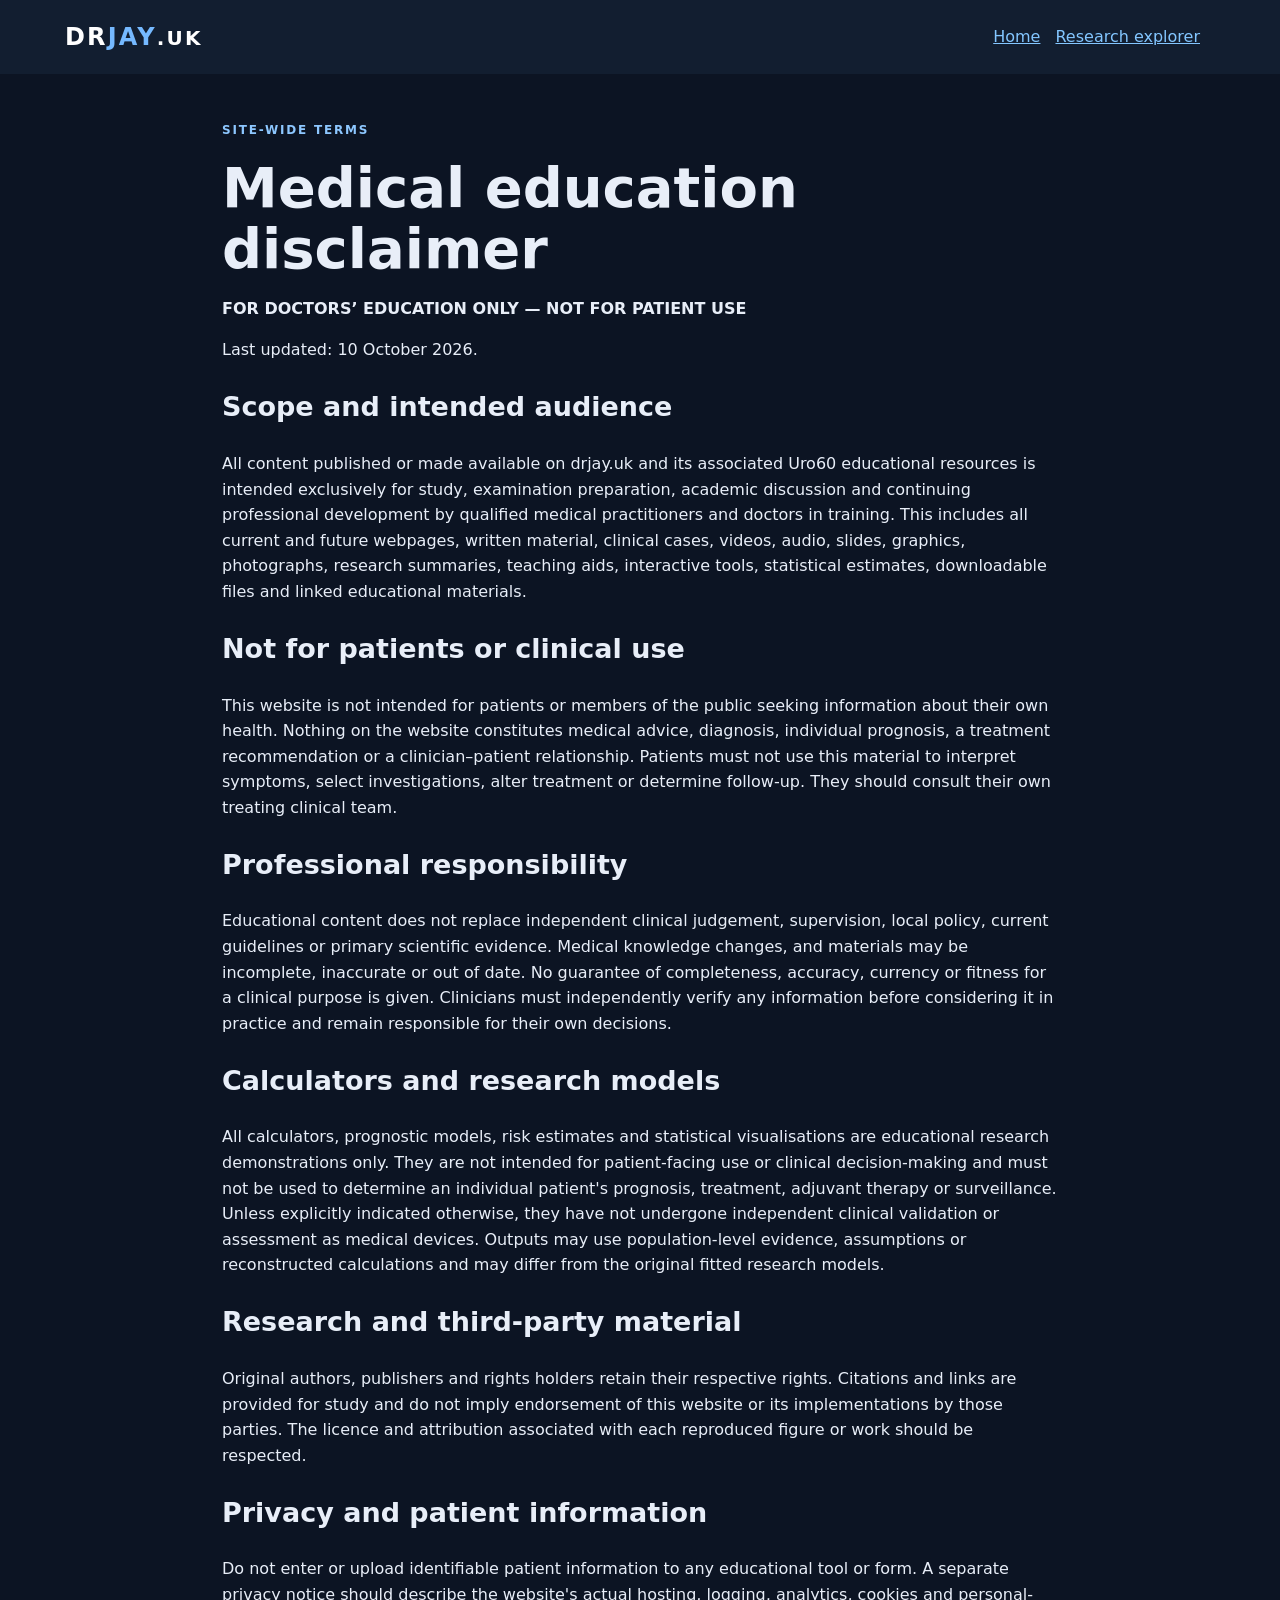
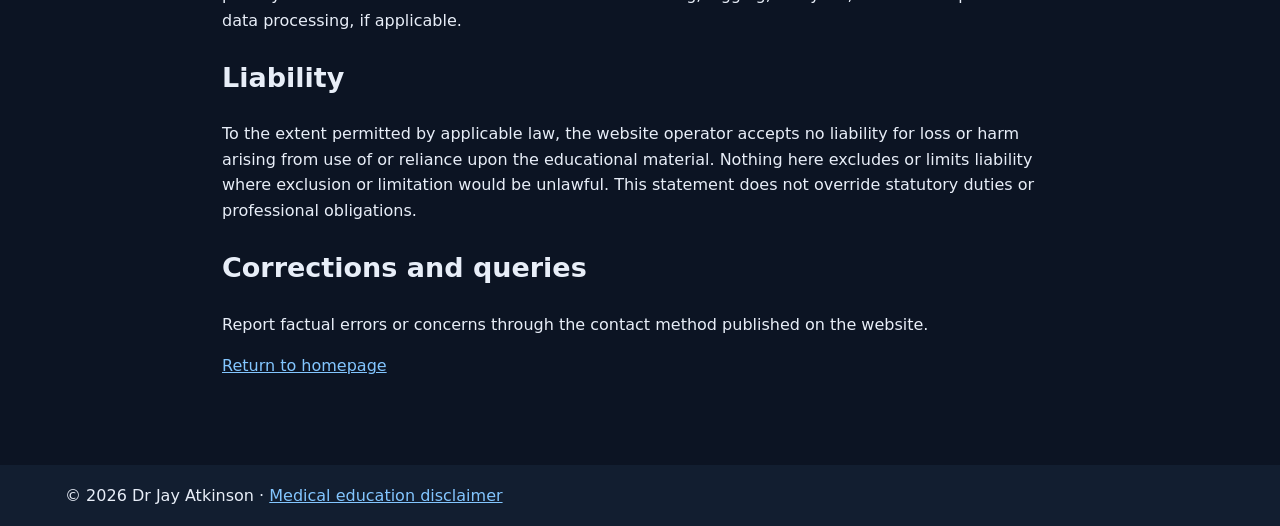
<file: disclaimer.html>
<!doctype html><html lang="en-GB"><head><meta charset="utf-8"><meta name="viewport" content="width=device-width, initial-scale=1"><title>Medical education disclaimer | Dr Jay</title><link rel="stylesheet" href="style.css"></head><body><header><a class="brand" href="index.html">DR<span>JAY</span><small>.UK</small></a><nav><a href="index.html">Home</a><a href="calculator.html">Research explorer</a></nav></header><main style="max-width:880px;margin:auto;padding:35px 22px 70px"><p class="eyebrow">SITE-WIDE TERMS</p><h1>Medical education disclaimer</h1><p><strong>FOR DOCTORS’ EDUCATION ONLY — NOT FOR PATIENT USE</strong></p><p>Last updated: 10 October 2026.</p><h2>Scope and intended audience</h2><p>All content published or made available on drjay.uk and its associated Uro60 educational resources is intended exclusively for study, examination preparation, academic discussion and continuing professional development by qualified medical practitioners and doctors in training. This includes all current and future webpages, written material, clinical cases, videos, audio, slides, graphics, photographs, research summaries, teaching aids, interactive tools, statistical estimates, downloadable files and linked educational materials.</p><h2>Not for patients or clinical use</h2><p>This website is not intended for patients or members of the public seeking information about their own health. Nothing on the website constitutes medical advice, diagnosis, individual prognosis, a treatment recommendation or a clinician–patient relationship. Patients must not use this material to interpret symptoms, select investigations, alter treatment or determine follow-up. They should consult their own treating clinical team.</p><h2>Professional responsibility</h2><p>Educational content does not replace independent clinical judgement, supervision, local policy, current guidelines or primary scientific evidence. Medical knowledge changes, and materials may be incomplete, inaccurate or out of date. No guarantee of completeness, accuracy, currency or fitness for a clinical purpose is given. Clinicians must independently verify any information before considering it in practice and remain responsible for their own decisions.</p><h2>Calculators and research models</h2><p>All calculators, prognostic models, risk estimates and statistical visualisations are educational research demonstrations only. They are not intended for patient-facing use or clinical decision-making and must not be used to determine an individual patient's prognosis, treatment, adjuvant therapy or surveillance. Unless explicitly indicated otherwise, they have not undergone independent clinical validation or assessment as medical devices. Outputs may use population-level evidence, assumptions or reconstructed calculations and may differ from the original fitted research models.</p><h2>Research and third-party material</h2><p>Original authors, publishers and rights holders retain their respective rights. Citations and links are provided for study and do not imply endorsement of this website or its implementations by those parties. The licence and attribution associated with each reproduced figure or work should be respected.</p><h2>Privacy and patient information</h2><p>Do not enter or upload identifiable patient information to any educational tool or form. A separate privacy notice should describe the website's actual hosting, logging, analytics, cookies and personal-data processing, if applicable.</p><h2>Liability</h2><p>To the extent permitted by applicable law, the website operator accepts no liability for loss or harm arising from use of or reliance upon the educational material. Nothing here excludes or limits liability where exclusion or limitation would be unlawful. This statement does not override statutory duties or professional obligations.</p><h2>Corrections and queries</h2><p>Report factual errors or concerns through the contact method published on the website.</p><p><a href="index.html">Return to homepage</a></p></main><footer>© 2026 Dr Jay Atkinson · <a href="disclaimer.html">Medical education disclaimer</a></footer></body></html>
</file>
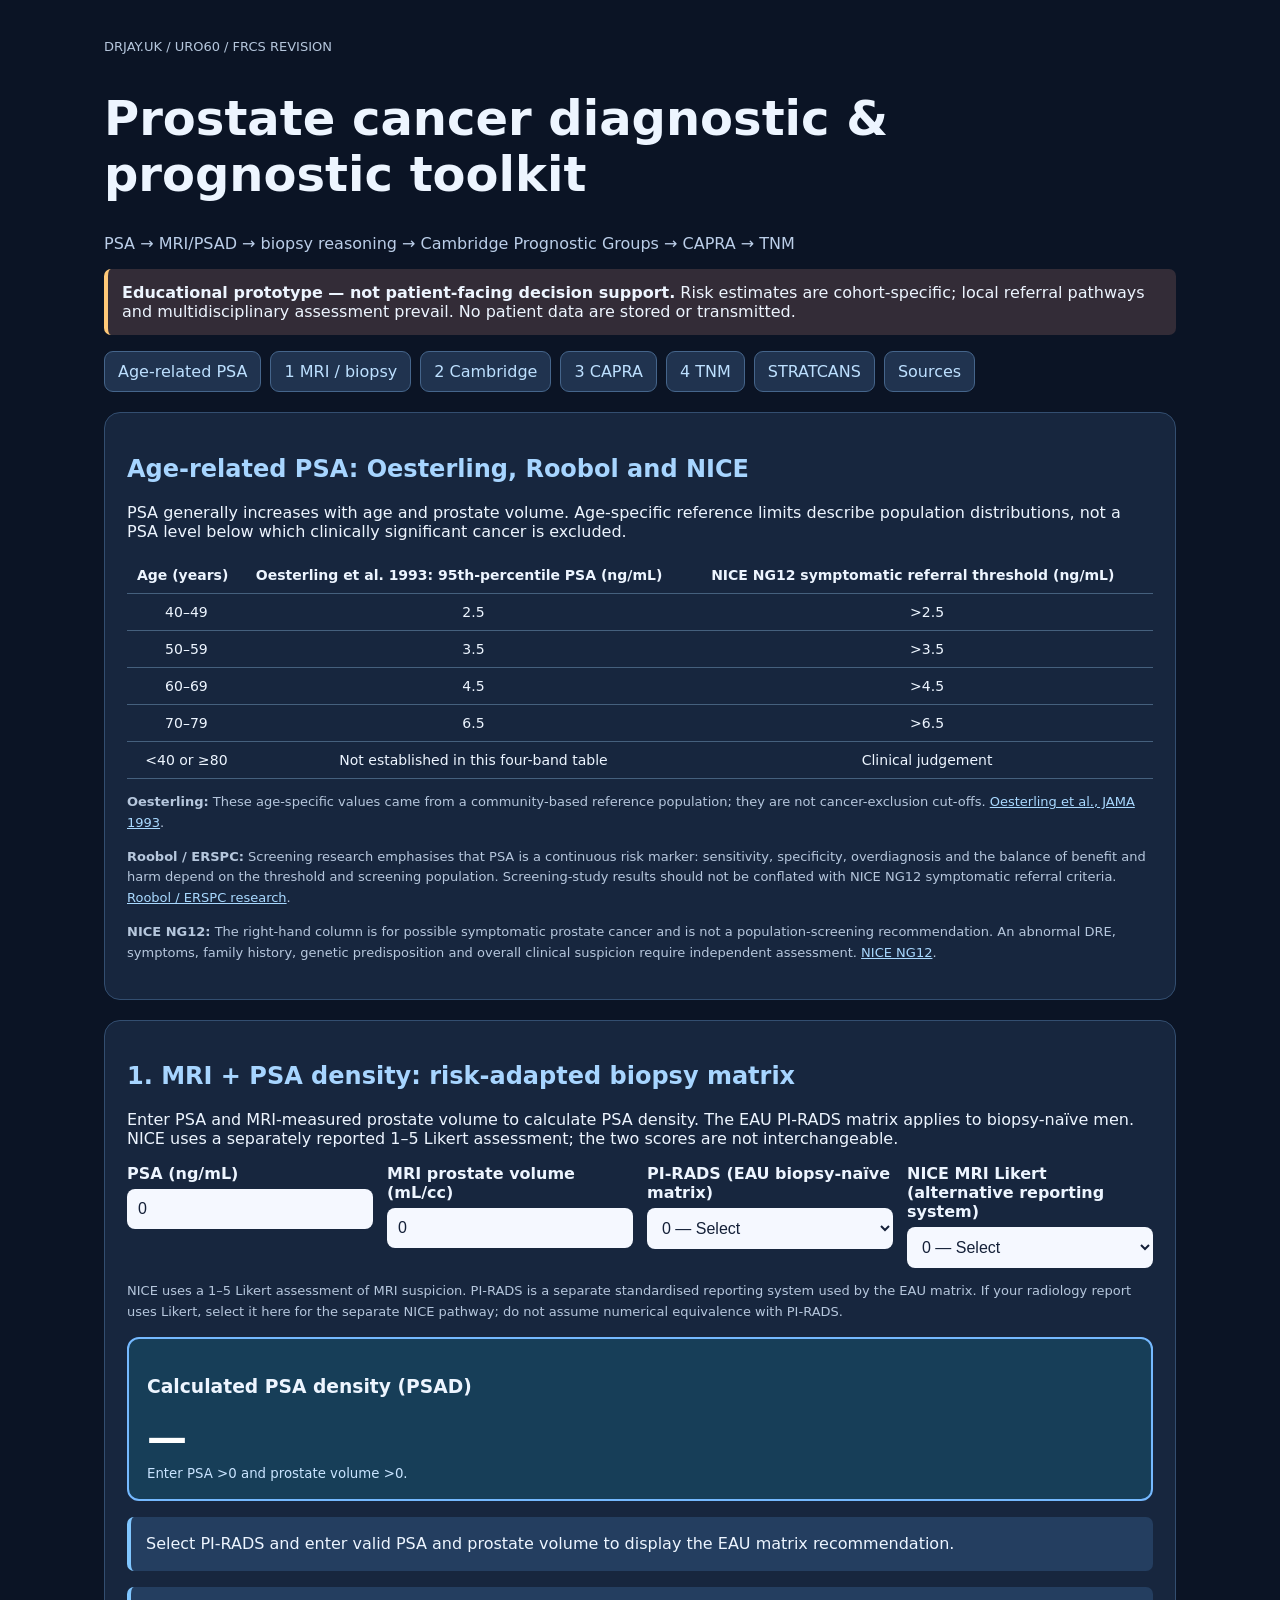
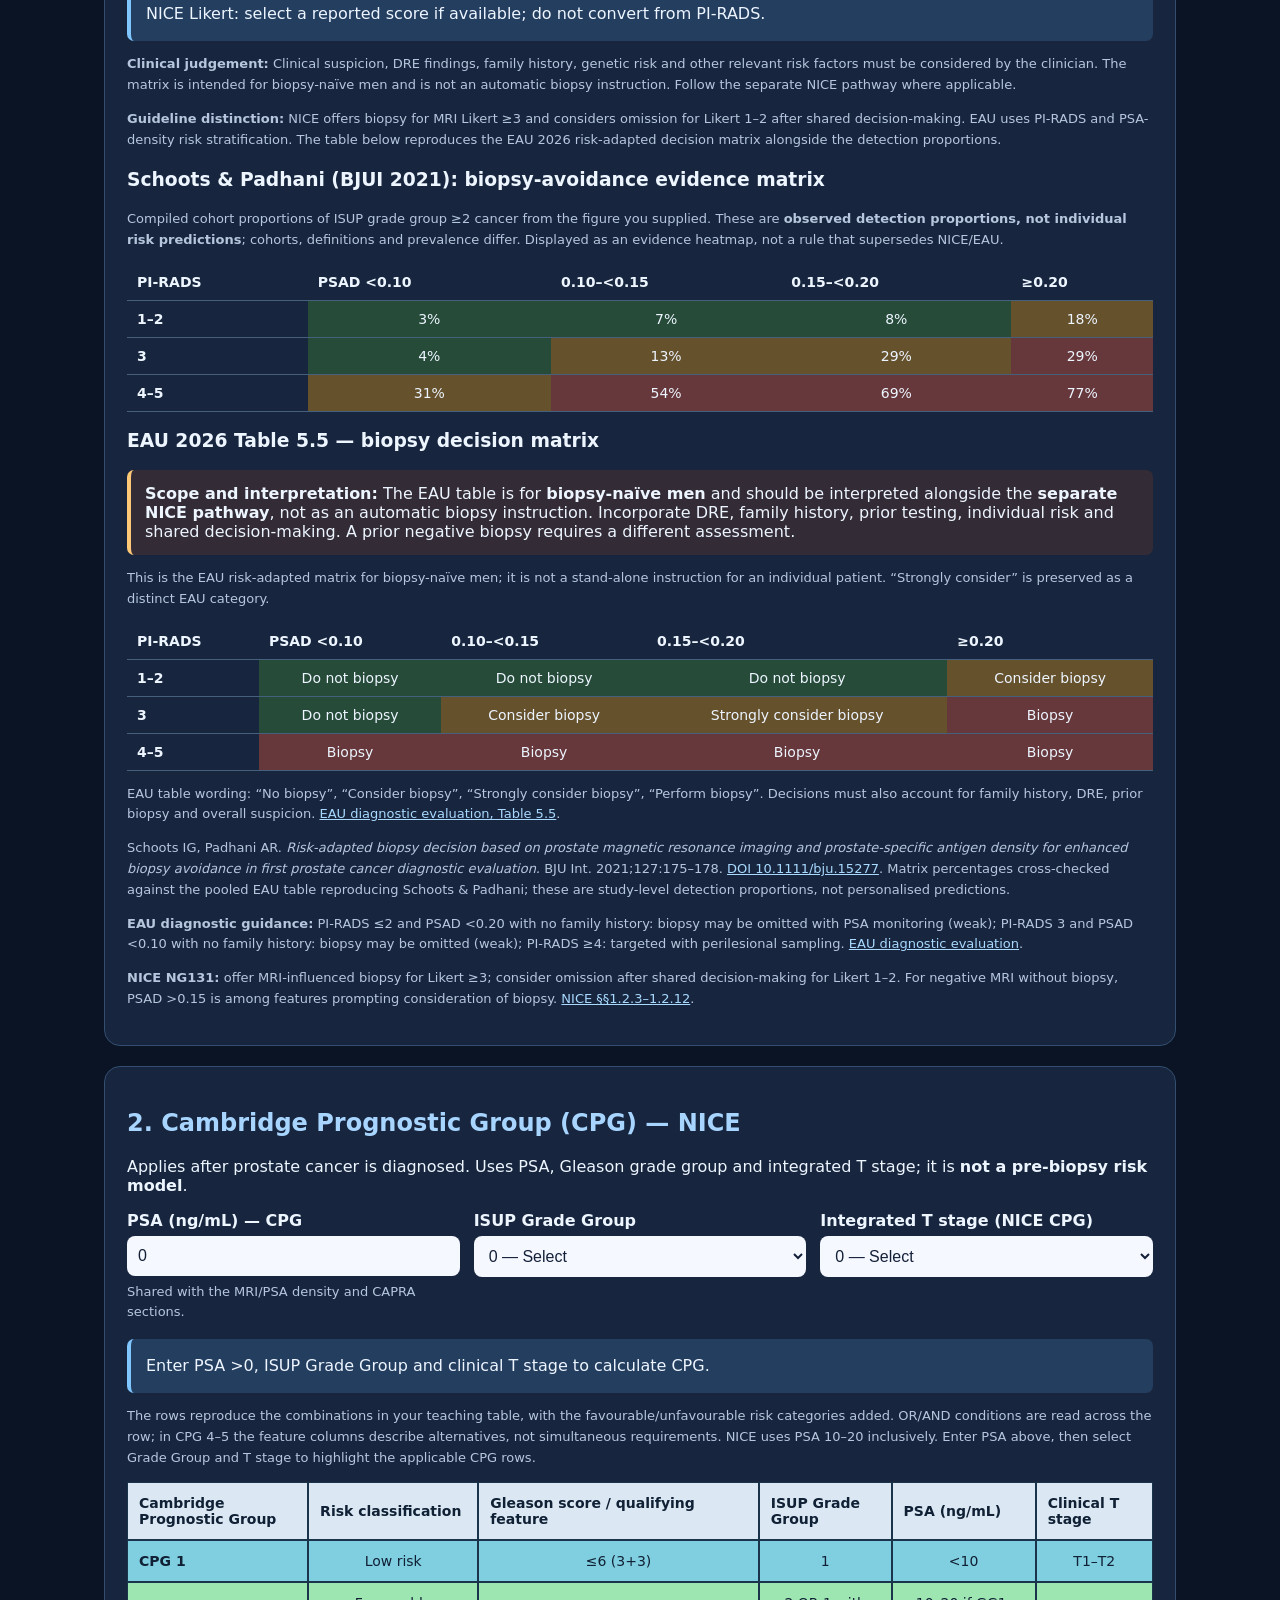
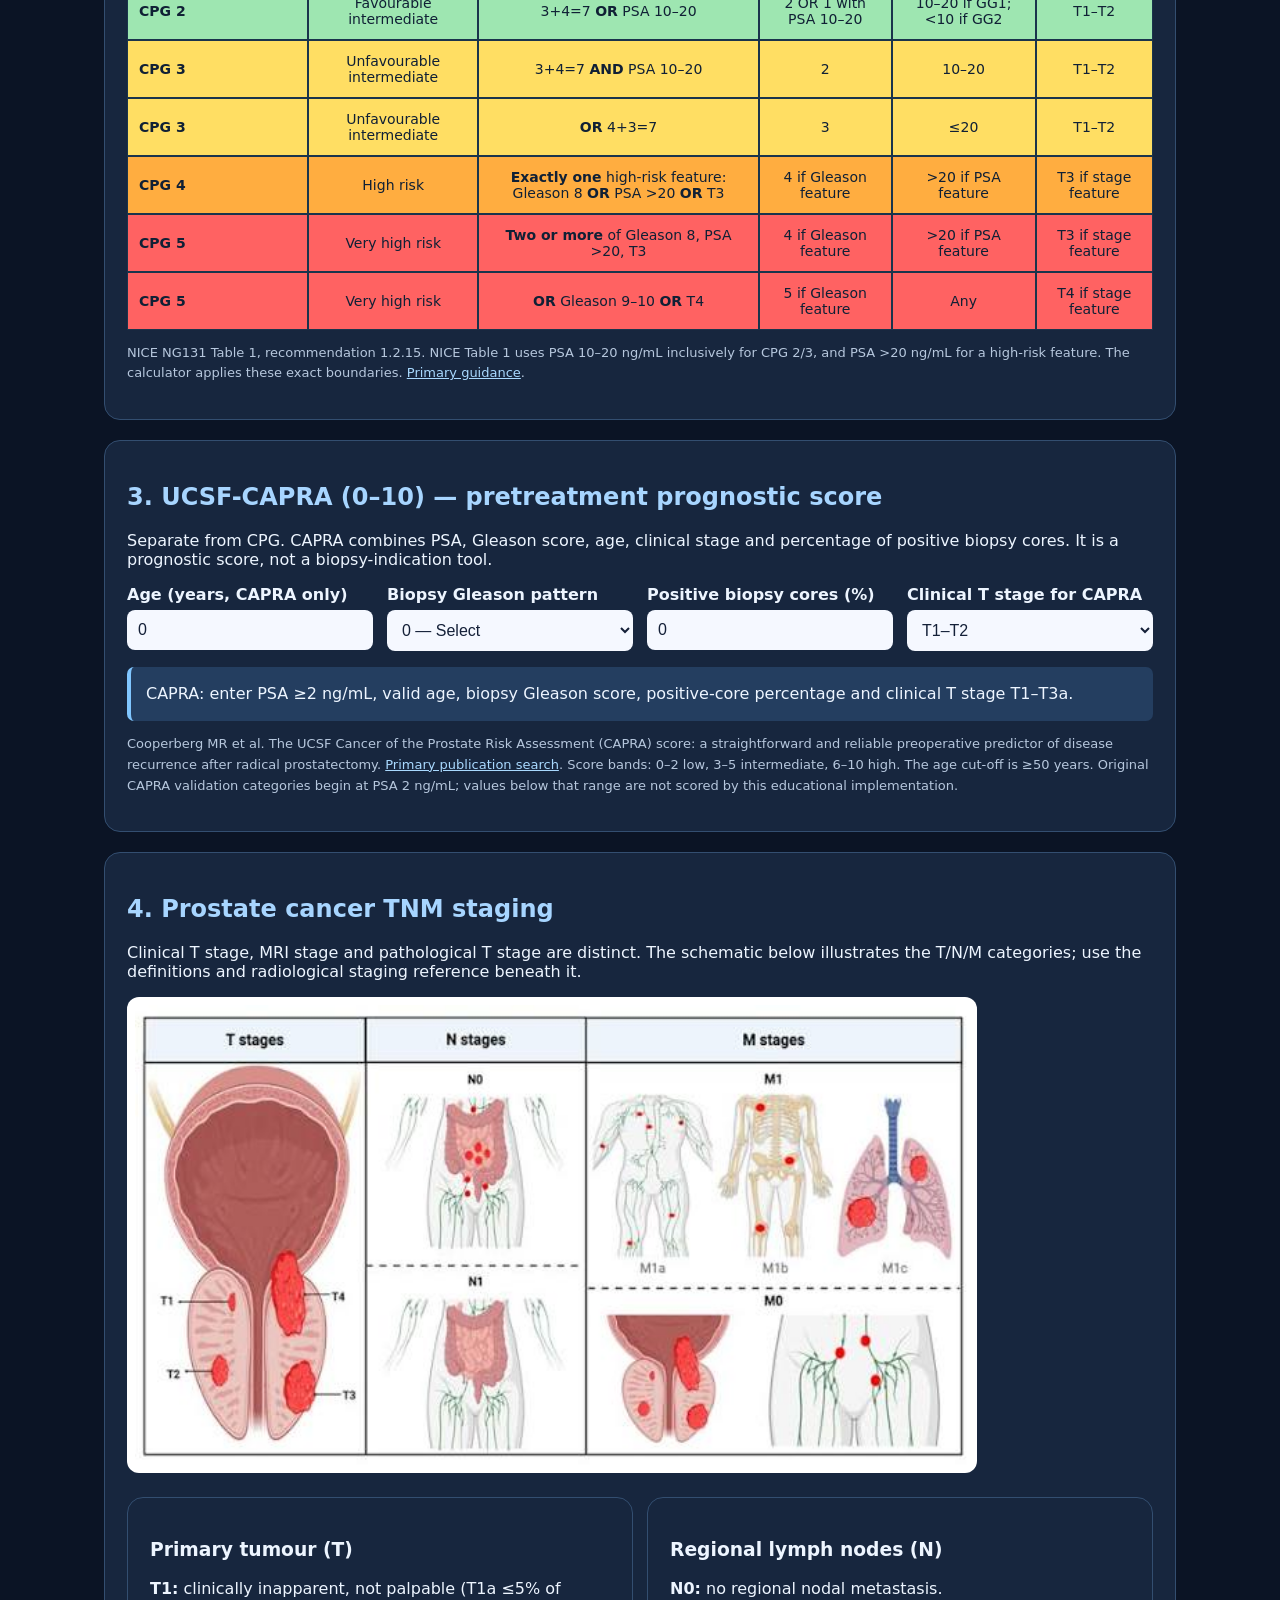
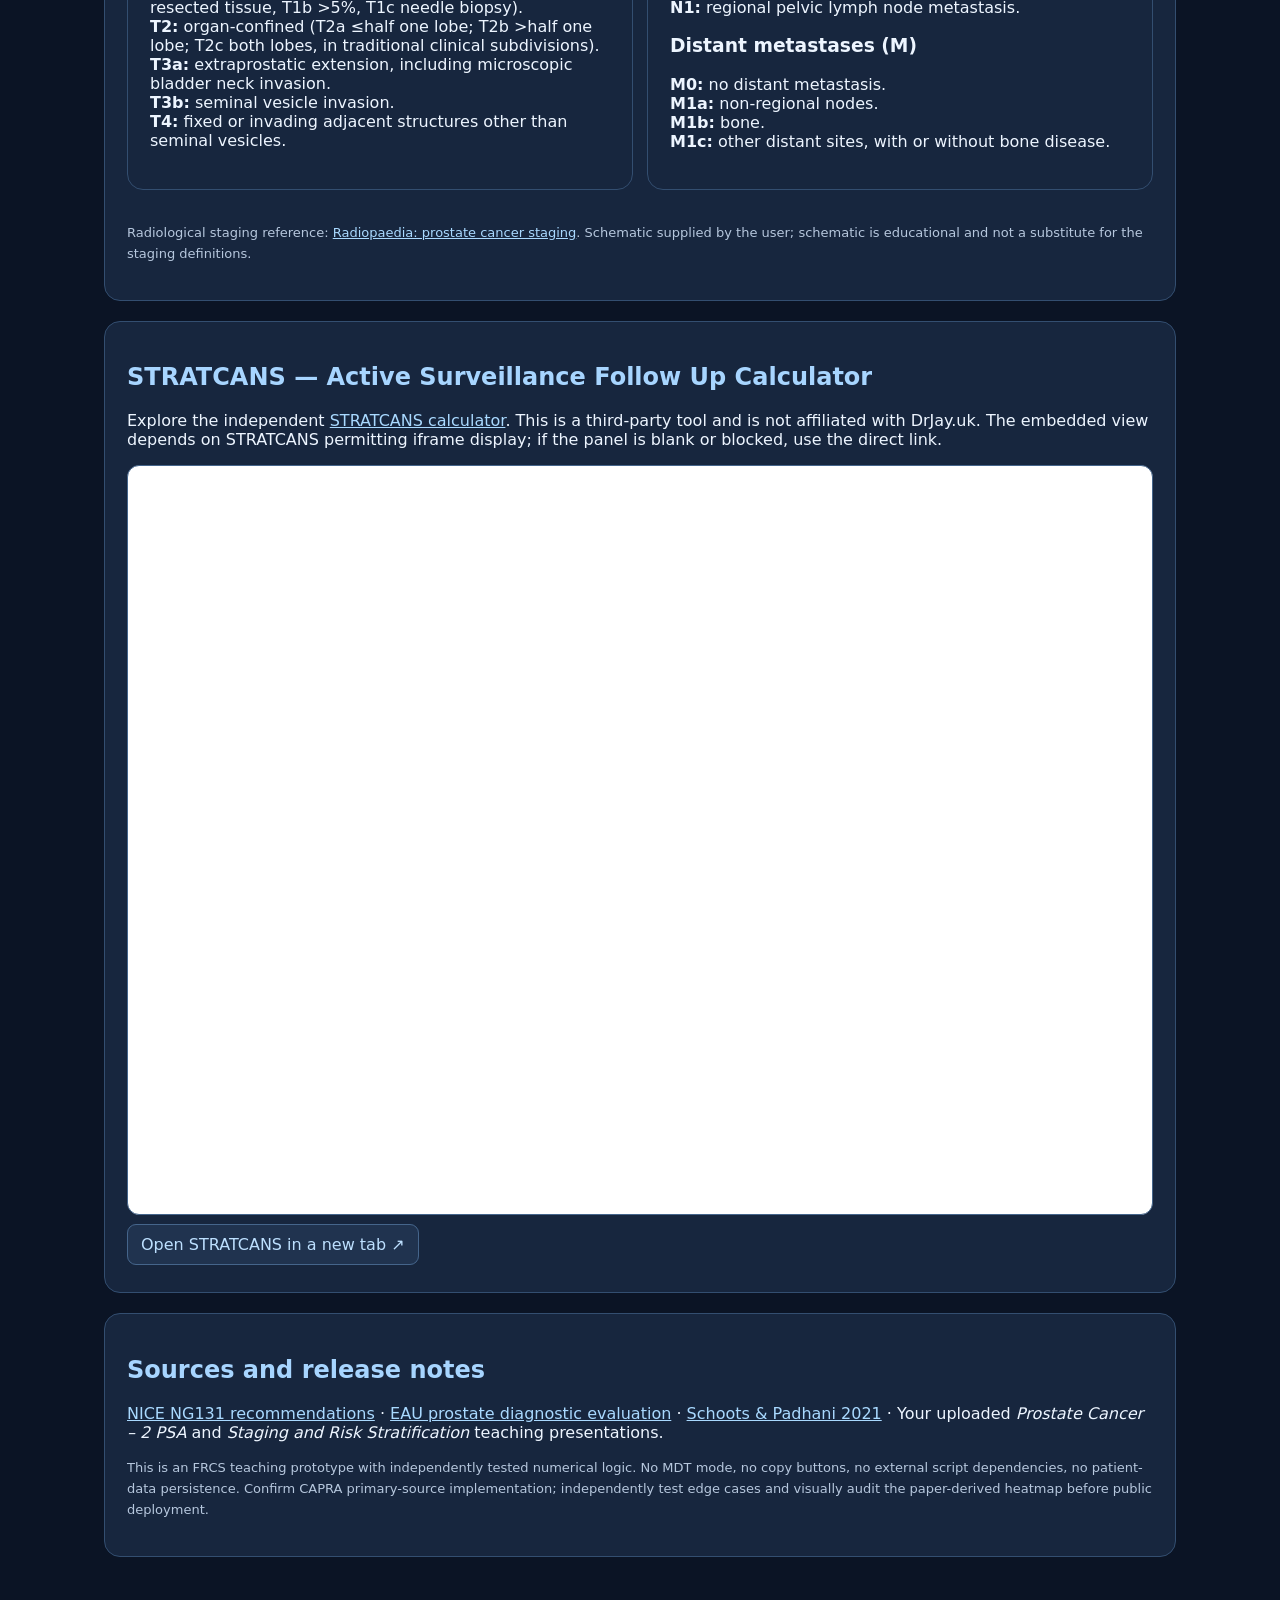
<file: prostate.html>
<!DOCTYPE html>

<html lang="en-GB"><meta charset="utf-8"/><meta content="width=device-width,initial-scale=1" name="viewport"/><title>Uro60 | Prostate FRCS toolkit</title><style>:root{color-scheme:dark;font-family:system-ui,Arial;background:#0b1425;color:#edf5ff}*{box-sizing:border-box}body{margin:0}main{max-width:1120px;margin:auto;padding:24px}h1{font-size:clamp(30px,5vw,48px)}h2{color:#a7d5ff}.lead{color:#bbcee8}.nav{display:flex;flex-wrap:wrap;gap:9px}.nav a,.btn{border:1px solid #45658b;border-radius:9px;padding:10px 13px;color:#bde0ff;text-decoration:none;background:#20334f}.panel{background:#17263e;border:1px solid #334e70;border-radius:16px;padding:22px;margin:20px 0}.grid{display:grid;grid-template-columns:repeat(auto-fit,minmax(220px,1fr));gap:14px}.field{display:flex;flex-direction:column;gap:6px}input,select{background:#f5f8ff;color:#142038;border:0;border-radius:8px;padding:11px;width:100%;font-size:16px}label{font-weight:650}.result{background:#243e60;border-left:4px solid #80c6ff;padding:15px;margin-top:16px;border-radius:7px;line-height:1.5}.warning{background:#332c37;border-left:4px solid #ffc978;padding:14px;border-radius:7px}.small{font-size:13px;color:#b6c7dd;line-height:1.6}table{width:100%;border-collapse:collapse;font-size:14px}td,th{padding:10px;border-bottom:1px solid #45607d;text-align:left}a{color:#a9d9ff}.matrix{overflow:auto}.matrix table{min-width:600px}.matrix td{text-align:center}.matrix td.selected-cell{outline:4px solid #fff;outline-offset:-5px;box-shadow:inset 0 0 0 2px #111,0 0 0 2px #8acaff;font-weight:900;position:relative}.matrix td.selected-cell::after{content:" ✓ SELECTED";display:block;font-size:11px;color:#fff;margin-top:5px}.density-readout{margin:14px 0;padding:18px;border-radius:12px;background:#173e58;border:2px solid #75b9ff}.density-readout strong{font-size:clamp(24px,4vw,36px);color:#fff}.density-readout small{display:block;color:#c9e4ff;margin-top:5px}.green{background:#264b39}.amber{background:#66512d}.red{background:#66383b}.pill{display:inline-block;padding:4px 9px;border-radius:20px;background:#304969}.flow{display:flex;gap:8px;flex-wrap:wrap;align-items:center}.flow span{padding:14px;background:#233d5e;border:1px solid #5483b4;border-radius:10px}.flow b{color:#8abfff}@media(max-width:600px){main{padding:12px}.panel{padding:14px}h1{margin-bottom:8px}}
.selected-row{outline:3px solid #8ecbff;outline-offset:-3px;background:#254d65}.matrix td.selected-cell{outline:4px solid #fff;outline-offset:-4px;box-shadow:inset 0 0 0 2px #101c31;font-weight:900}.density-readout strong{display:block;font-size:clamp(28px,4vw,40px)}.density-readout small{display:block}.grid .field{min-width:0} .result strong{font-size:20px} 
/* CPG colour-coded teaching matrix */
.cpg-matrix table{min-width:850px;border-collapse:separate;border-spacing:0}
.cpg-matrix th,.cpg-matrix td{padding:12px 11px;border:1px solid #1a344c;vertical-align:middle;color:#102035}
.cpg-matrix thead th{background:#dbe8f3;color:#102035}
.cpg-matrix .cpg1>*{background:#80cfe0}
.cpg-matrix .cpg2>*{background:#9ee6b1}
.cpg-matrix .cpg3>*{background:#ffde63}
.cpg-matrix .cpg4>*{background:#ffad40}
.cpg-matrix .cpg5>*{background:#ff6262}
.cpg-matrix tr.selected-row>*{outline:3px solid #fff;outline-offset:-4px;box-shadow:inset 0 0 0 5px #192d47;font-weight:800}
.cpg-matrix tr.selected-row th::after{content:"  ✓ MATCH";font-size:11px;white-space:nowrap}
</style><main><p class="small">DRJAY.UK / URO60 / FRCS REVISION</p><h1>Prostate cancer diagnostic &amp; prognostic toolkit</h1><p class="lead">PSA → MRI/PSAD → biopsy reasoning → Cambridge Prognostic Groups → CAPRA → TNM</p><p class="warning"><strong>Educational prototype — not patient-facing decision support.</strong> Risk estimates are cohort-specific; local referral pathways and multidisciplinary assessment prevail. No patient data are stored or transmitted.</p><nav class="nav"><a href="#psa-reference">Age-related PSA</a><a href="#mri">1 MRI / biopsy</a><a href="#cpg">2 Cambridge</a><a href="#capra">3 CAPRA</a><a href="#tnm">4 TNM</a><a href="#stratcans">STRATCANS</a><a href="#refs">Sources</a></nav>
<section class="panel" id="psa-reference">
<h2>Age-related PSA: Oesterling, Roobol and NICE</h2>
<p>PSA generally increases with age and prostate volume. Age-specific reference limits describe population distributions, not a PSA level below which clinically significant cancer is excluded.</p>
<div class="matrix"><table>
<tr><th>Age (years)</th><th>Oesterling et al. 1993: 95th-percentile PSA (ng/mL)</th><th>NICE NG12 symptomatic referral threshold (ng/mL)</th></tr>
<tr><td>40–49</td><td>2.5</td><td>&gt;2.5</td></tr>
<tr><td>50–59</td><td>3.5</td><td>&gt;3.5</td></tr>
<tr><td>60–69</td><td>4.5</td><td>&gt;4.5</td></tr>
<tr><td>70–79</td><td>6.5</td><td>&gt;6.5</td></tr>
<tr><td>&lt;40 or ≥80</td><td>Not established in this four-band table</td><td>Clinical judgement</td></tr>
</table></div>
<p class="small"><strong>Oesterling:</strong> These age-specific values came from a community-based reference population; they are not cancer-exclusion cut-offs. <a href="https://doi.org/10.1001/jama.1993.03510070082041" rel="noopener noreferrer" target="_blank">Oesterling et al., JAMA 1993</a>.</p>
<p class="small"><strong>Roobol / ERSPC:</strong> Screening research emphasises that PSA is a continuous risk marker: sensitivity, specificity, overdiagnosis and the balance of benefit and harm depend on the threshold and screening population. Screening-study results should not be conflated with NICE NG12 symptomatic referral criteria. <a href="https://pubmed.ncbi.nlm.nih.gov/?term=Roobol+ERSPC+PSA+screening" rel="noopener noreferrer" target="_blank">Roobol / ERSPC research</a>.</p>
<p class="small"><strong>NICE NG12:</strong> The right-hand column is for possible symptomatic prostate cancer and is not a population-screening recommendation. An abnormal DRE, symptoms, family history, genetic predisposition and overall clinical suspicion require independent assessment. <a href="https://www.nice.org.uk/guidance/ng12/chapter/recommendations-organised-by-site-of-cancer" rel="noopener noreferrer" target="_blank">NICE NG12</a>.</p>
</section><section class="panel" id="mri"><h2>1. MRI + PSA density: risk-adapted biopsy matrix</h2><p>Enter PSA and MRI-measured prostate volume to calculate PSA density. The EAU PI-RADS matrix applies to biopsy-naïve men. NICE uses a separately reported 1–5 Likert assessment; the two scores are not interchangeable.</p><div class="grid"><div class="field"><label for="psa">PSA (ng/mL)</label><input id="psa" min="0" step="any" type="number" value="0"/></div><div class="field"><label for="vol">MRI prostate volume (mL/cc)</label><input id="vol" min="0.1" step="any" type="number" value="0"/></div><div class="field"><label for="pirads">PI-RADS (EAU biopsy-naïve matrix)</label><select id="pirads"><option selected="selected" value="0">0 — Select</option><option value="">Select PI-RADS</option><option value="1">1</option><option value="2">2</option><option value="3">3</option><option value="4">4</option><option value="5">5</option></select></div><div class="field"><label for="likert">NICE MRI Likert (alternative reporting system)</label><select id="likert"><option selected="selected" value="0">0 — Select</option><option value="">Not reported</option><option value="1">1</option><option value="2">2</option><option value="3">3</option><option value="4">4</option><option value="5">5</option></select></div></div><p class="small">NICE uses a 1–5 Likert assessment of MRI suspicion. PI-RADS is a separate standardised reporting system used by the EAU matrix. If your radiology report uses Likert, select it here for the separate NICE pathway; do not assume numerical equivalence with PI-RADS.</p><div class="density-readout"><h3 id="density-heading">Calculated PSA density (PSAD)</h3><div aria-labelledby="density-heading" aria-live="polite" id="densityout" role="status">Enter PSA and prostate volume above to calculate PSA density.</div></div><div aria-live="polite" class="result" id="mriout"></div><div aria-live="polite" class="result" id="likertout">NICE Likert: select a score if reported.</div><p class="small"><strong>Clinical judgement:</strong> Clinical suspicion, DRE findings, family history, genetic risk and other relevant risk factors must be considered by the clinician. The matrix is intended for biopsy-naïve men and is not an automatic biopsy instruction. Follow the separate NICE pathway where applicable.</p><p class="small"><strong>Guideline distinction:</strong> NICE offers biopsy for MRI Likert ≥3 and considers omission for Likert 1–2 after shared decision-making. EAU uses PI-RADS and PSA-density risk stratification. The table below reproduces the EAU 2026 risk-adapted decision matrix alongside the detection proportions.</p><h3>Schoots &amp; Padhani (BJUI 2021): biopsy-avoidance evidence matrix</h3><p class="small">Compiled cohort proportions of ISUP grade group ≥2 cancer from the figure you supplied. These are <strong>observed detection proportions, not individual risk predictions</strong>; cohorts, definitions and prevalence differ. Displayed as an evidence heatmap, not a rule that supersedes NICE/EAU.</p><div class="matrix"><table><tr><th>PI-RADS</th><th>PSAD &lt;0.10</th><th>0.10–&lt;0.15</th><th>0.15–&lt;0.20</th><th>≥0.20</th></tr><tr><th>1–2</th><td class="green" data-cell="0-0-0">3%</td><td class="green" data-cell="0-0-1">7%</td><td class="green" data-cell="0-0-2">8%</td><td class="amber" data-cell="0-0-3">18%</td></tr><tr><th>3</th><td class="green" data-cell="0-1-0">4%</td><td class="amber" data-cell="0-1-1">13%</td><td class="amber" data-cell="0-1-2">29%</td><td class="red" data-cell="0-1-3">29%</td></tr><tr><th>4–5</th><td class="amber" data-cell="0-2-0">31%</td><td class="red" data-cell="0-2-1">54%</td><td class="red" data-cell="0-2-2">69%</td><td class="red" data-cell="0-2-3">77%</td></tr></table></div><h3>EAU 2026 Table 5.5 — biopsy decision matrix</h3><div class="warning"><strong>Scope and interpretation:</strong> The EAU table is for <strong>biopsy-naïve men</strong> and should be interpreted alongside the <strong>separate NICE pathway</strong>, not as an automatic biopsy instruction. Incorporate DRE, family history, prior testing, individual risk and shared decision-making. A prior negative biopsy requires a different assessment.</div><p class="small">This is the EAU risk-adapted matrix for biopsy-naïve men; it is not a stand-alone instruction for an individual patient. “Strongly consider” is preserved as a distinct EAU category.</p><div class="matrix"><table><tr><th>PI-RADS</th><th>PSAD &lt;0.10</th><th>0.10–&lt;0.15</th><th>0.15–&lt;0.20</th><th>≥0.20</th></tr><tr><th>1–2</th><td class="green" data-cell="1-0-0" data-eau-cell="1">Do not biopsy</td><td class="green" data-cell="1-0-1" data-eau-cell="1">Do not biopsy</td><td class="green" data-cell="1-0-2" data-eau-cell="1">Do not biopsy</td><td class="amber" data-cell="1-0-3" data-eau-cell="1">Consider biopsy</td></tr><tr><th>3</th><td class="green" data-cell="1-1-0" data-eau-cell="1">Do not biopsy</td><td class="amber" data-cell="1-1-1" data-eau-cell="1">Consider biopsy</td><td class="amber" data-cell="1-1-2" data-eau-cell="1">Strongly consider biopsy</td><td class="red" data-cell="1-1-3" data-eau-cell="1">Biopsy</td></tr><tr><th>4–5</th><td class="red" data-cell="1-2-0" data-eau-cell="1">Biopsy</td><td class="red" data-cell="1-2-1" data-eau-cell="1">Biopsy</td><td class="red" data-cell="1-2-2" data-eau-cell="1">Biopsy</td><td class="red" data-cell="1-2-3" data-eau-cell="1">Biopsy</td></tr></table></div><p class="small">EAU table wording: “No biopsy”, “Consider biopsy”, “Strongly consider biopsy”, “Perform biopsy”. Decisions must also account for family history, DRE, prior biopsy and overall suspicion. <a href="https://uroweb.org/guidelines/prostatecancer/chapter/diagnostic-evaluation">EAU diagnostic evaluation, Table 5.5</a>.</p><p class="small">Schoots IG, Padhani AR. <em>Risk-adapted biopsy decision based on prostate magnetic resonance imaging and prostate-specific antigen density for enhanced biopsy avoidance in first prostate cancer diagnostic evaluation.</em> BJU Int. 2021;127:175–178. <a href="https://doi.org/10.1111/bju.15277">DOI 10.1111/bju.15277</a>. Matrix percentages cross-checked against the pooled EAU table reproducing Schoots &amp; Padhani; these are study-level detection proportions, not personalised predictions.</p><p class="small"><strong>EAU diagnostic guidance:</strong> PI-RADS ≤2 and PSAD &lt;0.20 with no family history: biopsy may be omitted with PSA monitoring (weak); PI-RADS 3 and PSAD &lt;0.10 with no family history: biopsy may be omitted (weak); PI-RADS ≥4: targeted with perilesional sampling. <a href="https://uroweb.org/guidelines/prostate-cancer/chapter/diagnostic-evaluation">EAU diagnostic evaluation</a>.</p><p class="small"><strong>NICE NG131:</strong> offer MRI-influenced biopsy for Likert ≥3; consider omission after shared decision-making for Likert 1–2. For negative MRI without biopsy, PSAD &gt;0.15 is among features prompting consideration of biopsy. <a href="https://www.nice.org.uk/guidance/ng131/chapter/recommendations">NICE §§1.2.3–1.2.12</a>.</p></section>
<section class="panel" id="cpg"><h2>2. Cambridge Prognostic Group (CPG) — NICE</h2><p>Applies after prostate cancer is diagnosed. Uses PSA, Gleason grade group and integrated T stage; it is <strong>not a pre-biopsy risk model</strong>.</p><div class="grid"><div class="field"><label for="cpg-psa">PSA (ng/mL) — CPG</label><input id="cpg-psa" inputmode="decimal" min="0" step="0.1" type="number" value="0"/><span class="small">Shared with the MRI/PSA density and CAPRA sections.</span></div><div class="field"><label for="grade">ISUP Grade Group</label><select id="grade"><option selected="selected" value="0">0 — Select</option><option value="1">1 (3+3)</option><option value="2">2 (3+4)</option><option value="3">3 (4+3)</option><option value="4">4 (Gleason 8)</option><option value="5">5 (Gleason 9–10)</option></select></div><div class="field"><label for="tstage">Integrated T stage (NICE CPG)</label><select id="tstage"><option selected="selected" value="0">0 — Select</option><option value="1">T1</option><option value="2">T2</option><option value="3">T3</option><option value="4">T4</option></select></div></div><div aria-live="polite" class="result" id="cpgout"></div><p class="small">The rows reproduce the combinations in your teaching table, with the favourable/unfavourable risk categories added. OR/AND conditions are read across the row; in CPG 4–5 the feature columns describe alternatives, not simultaneous requirements. NICE uses PSA 10–20 inclusively. Enter PSA above, then select Grade Group and T stage to highlight the applicable CPG rows.</p><div class="matrix cpg-matrix">
<table id="cpg-table">
<thead><tr><th>Cambridge Prognostic Group</th><th>Risk classification</th><th>Gleason score / qualifying feature</th><th>ISUP Grade Group</th><th>PSA (ng/mL)</th><th>Clinical T stage</th></tr></thead>
<tbody>
<tr class="cpg1" data-cpg="1"><th>CPG 1</th><td>Low risk</td><td>≤6 (3+3)</td><td>1</td><td>&lt;10</td><td>T1–T2</td></tr>
<tr class="cpg2" data-cpg="2"><th>CPG 2</th><td>Favourable intermediate</td><td>3+4=7 <strong>OR</strong> PSA 10–20</td><td>2 OR 1 with PSA 10–20</td><td>10–20 if GG1; &lt;10 if GG2</td><td>T1–T2</td></tr>
<tr class="cpg3" data-cpg="3"><th>CPG 3</th><td>Unfavourable intermediate</td><td>3+4=7 <strong>AND</strong> PSA 10–20</td><td>2</td><td>10–20</td><td>T1–T2</td></tr>
<tr class="cpg3" data-cpg="3"><th>CPG 3</th><td>Unfavourable intermediate</td><td><strong>OR</strong> 4+3=7</td><td>3</td><td>≤20</td><td>T1–T2</td></tr>
<tr class="cpg4" data-cpg="4"><th>CPG 4</th><td>High risk</td><td><strong>Exactly one</strong> high-risk feature: Gleason 8 <strong>OR</strong> PSA &gt;20 <strong>OR</strong> T3</td><td>4 if Gleason feature</td><td>&gt;20 if PSA feature</td><td>T3 if stage feature</td></tr>
<tr class="cpg5" data-cpg="5"><th>CPG 5</th><td>Very high risk</td><td><strong>Two or more</strong> of Gleason 8, PSA &gt;20, T3</td><td>4 if Gleason feature</td><td>&gt;20 if PSA feature</td><td>T3 if stage feature</td></tr>
<tr class="cpg5" data-cpg="5"><th>CPG 5</th><td>Very high risk</td><td><strong>OR</strong> Gleason 9–10 <strong>OR</strong> T4</td><td>5 if Gleason feature</td><td>Any</td><td>T4 if stage feature</td></tr>
</tbody></table></div><p class="small">NICE NG131 Table 1, recommendation 1.2.15. NICE Table 1 uses PSA 10–20 ng/mL inclusively for CPG 2/3, and PSA &gt;20 ng/mL for a high-risk feature. The calculator applies these exact boundaries. <a href="https://www.nice.org.uk/guidance/ng131/chapter/recommendations">Primary guidance</a>.</p></section>
<section class="panel" id="capra"><h2>3. UCSF-CAPRA (0–10) — pretreatment prognostic score</h2><p>Separate from CPG. CAPRA combines PSA, Gleason score, age, clinical stage and percentage of positive biopsy cores. It is a prognostic score, not a biopsy-indication tool.</p><div class="grid"><div class="field"><label for="age">Age (years, CAPRA only)</label><input id="age" max="110" min="18" type="number" value="0"/></div><div class="field"><label for="gleason">Biopsy Gleason pattern</label><select id="gleason"><option selected="selected" value="0">0 — Select</option><option value="6">≤6</option><option value="34">3+4</option><option value="43">4+3</option><option value="8">8–10</option></select></div><div class="field"><label for="cores">Positive biopsy cores (%)</label><input id="cores" max="100" min="0" step="0.1" type="number" value="0"/></div><div class="field"><label for="ct">Clinical T stage for CAPRA</label><select id="ct"><option selected="selected" value="0">T1–T2</option><option value="1">T3a</option><option value="unsupported">T3b/T4 or unknown (outside original CAPRA stage table)</option></select></div></div><div aria-live="polite" class="result" id="capraout"></div><p class="small">Cooperberg MR et al. The UCSF Cancer of the Prostate Risk Assessment (CAPRA) score: a straightforward and reliable preoperative predictor of disease recurrence after radical prostatectomy. <a href="https://pubmed.ncbi.nlm.nih.gov/?term=Cooperberg+CAPRA+2005">Primary publication search</a>. Score bands: 0–2 low, 3–5 intermediate, 6–10 high. The age cut-off is ≥50 years. Original CAPRA validation categories begin at PSA 2 ng/mL; values below that range are not scored by this educational implementation.</p></section>
<section class="panel" id="tnm"><h2>4. Prostate cancer TNM staging</h2><p>Clinical T stage, MRI stage and pathological T stage are distinct. The schematic below illustrates the T/N/M categories; use the definitions and radiological staging reference beneath it.</p><img alt="Schematic of prostate cancer T, N and M stage categories supplied for the teaching page" src="[data-uri]" style="width:100%;max-width:850px;height:auto;background:#fff;border-radius:12px;padding:8px"/><div class="grid"><div class="panel"><h3>Primary tumour (T)</h3><p><strong>T1:</strong> clinically inapparent, not palpable (T1a ≤5% of resected tissue, T1b &gt;5%, T1c needle biopsy).<br/><strong>T2:</strong> organ-confined (T2a ≤half one lobe; T2b &gt;half one lobe; T2c both lobes, in traditional clinical subdivisions).<br/><strong>T3a:</strong> extraprostatic extension, including microscopic bladder neck invasion.<br/><strong>T3b:</strong> seminal vesicle invasion.<br/><strong>T4:</strong> fixed or invading adjacent structures other than seminal vesicles.</p></div><div class="panel"><h3>Regional lymph nodes (N)</h3><p><strong>N0:</strong> no regional nodal metastasis.<br/><strong>N1:</strong> regional pelvic lymph node metastasis.</p><h3>Distant metastases (M)</h3><p><strong>M0:</strong> no distant metastasis.<br/><strong>M1a:</strong> non-regional nodes.<br/><strong>M1b:</strong> bone.<br/><strong>M1c:</strong> other distant sites, with or without bone disease.</p></div></div><p class="small">Radiological staging reference: <a href="https://radiopaedia.org/articles/prostate-cancer-staging-1?lang=gb" rel="noopener" target="_blank">Radiopaedia: prostate cancer staging</a>. Schematic supplied by the user; schematic is educational and not a substitute for the staging definitions.</p></section><section class="panel" id="stratcans"><h2>STRATCANS — Active Surveillance Follow Up Calculator</h2><p>Explore the independent <a href="https://www.stratcans.com/" rel="noopener noreferrer" target="_blank">STRATCANS calculator</a>. This is a third-party tool and is not affiliated with DrJay.uk. The embedded view depends on STRATCANS permitting iframe display; if the panel is blank or blocked, use the direct link.</p><iframe loading="lazy" referrerpolicy="no-referrer" src="https://www.stratcans.com/" style="width:100%;height:750px;border:1px solid #45658b;border-radius:12px;background:#fff" title="STRATCANS Active Surveillance Follow Up Calculator"></iframe><p><a class="btn" href="https://www.stratcans.com/" rel="noopener noreferrer" target="_blank">Open STRATCANS in a new tab ↗</a></p></section><section class="panel" id="refs"><h2>Sources and release notes</h2><p><a href="https://www.nice.org.uk/guidance/ng131/chapter/recommendations">NICE NG131 recommendations</a> · <a href="https://uroweb.org/guidelines/prostate-cancer/chapter/diagnostic-evaluation">EAU prostate diagnostic evaluation</a> · <a href="https://doi.org/10.1111/bju.15277">Schoots &amp; Padhani 2021</a> · Your uploaded <em>Prostate Cancer – 2 PSA</em> and <em>Staging and Risk Stratification</em> teaching presentations.</p><p class="small">This is an FRCS teaching prototype with independently tested numerical logic. No MDT mode, no copy buttons, no external script dependencies, no patient-data persistence. Confirm CAPRA primary-source implementation; independently test edge cases and visually audit the paper-derived heatmap before public deployment.</p></section></main></html>
<script>
'use strict';
const $=id=>document.getElementById(id);
const read=id=>{const e=$(id);if(!e||e.value.trim()==='')return null;const v=Number(e.value);return Number.isFinite(v)?v:null;};
const show=(id,html)=>{$(id).innerHTML=html;};
const matrix=[['Do not biopsy','Do not biopsy','Do not biopsy','Consider biopsy'],['Do not biopsy','Consider biopsy','Strongly consider biopsy','Perform biopsy'],['Perform biopsy','Perform biopsy','Perform biopsy','Perform biopsy']];
function cpgFor(psa,gg,t){if(gg===5||t===4)return 5;const n=Number(gg===4)+Number(psa>20)+Number(t===3);if(n>=2)return 5;if(n===1)return 4;if(gg===3||(gg===2&&psa>=10&&psa<=20))return 3;if(gg===2||(psa>=10&&psa<=20))return 2;return 1;}
function capraFor(psa,age,gs,cores,ct){if(gs==='0'||ct==='0'||psa===null||psa<2||age===null||age<18||age>110||cores===null||cores<0||cores>100||ct==='unsupported')return null;const p=psa<=6?0:psa<=10?1:psa<=20?2:psa<=30?3:4;const g=gs==='6'?0:gs==='34'?1:3;const a=age>=50?1:0;const c=cores>=34?1:0;const t=ct==='1'?1:0;return {total:p+g+a+c+t,parts:[p,g,a,c,t]};}
function update(){
const psa=read('psa'),vol=read('vol'),age=read('age'),pi=read('pirads'),lk=read('likert'),gg=read('grade'),t=read('tstage'),cores=read('cores');
const valid=psa!==null&&psa>0&&vol!==null&&vol>0;
const psad=valid?psa/vol:null;
show('densityout',valid?`<strong>${psad.toFixed(3)} ng/mL/cc</strong><small>PSA ${psa.toFixed(2)} ng/mL ÷ volume ${vol.toFixed(1)} mL</small>`:'<strong>—</strong><small>Enter PSA >0 and prostate volume >0.</small>');
const col=valid?(psad<.10?0:psad<.15?1:psad<.20?2:3):null;
const row=pi===null||pi===0?null:pi<=2?0:pi===3?1:2;
document.querySelectorAll('[data-cell]').forEach(cell=>cell.classList.remove('selected-cell'));
if(col!==null&&row!==null){for(const table of [0,1]){const cell=document.querySelector(`[data-cell="${table}-${row}-${col}"]`);if(cell)cell.classList.add('selected-cell');}}
show('mriout',col!==null&&row!==null?`<strong>EAU biopsy-naïve matrix: ${matrix[row][col]}</strong><div>PI-RADS ${pi} · PSAD ${psad.toFixed(3)} ng/mL/cc · highlighted in both tables below.</div><small>Interpret alongside clinical suspicion, DRE, family history, other risk factors and the separate NICE pathway; this is not an automatic biopsy instruction.</small>`:'Select PI-RADS and enter valid PSA and prostate volume to display the EAU matrix recommendation.');
show('likertout',lk===null||lk===0?'NICE Likert: select a reported score if available; do not convert from PI-RADS.':lk>=3?`<strong>NICE Likert ${lk}: offer MRI-influenced biopsy</strong> under NG131, subject to clinical context.`:`<strong>NICE Likert ${lk}: consider omitting biopsy</strong> after shared decision-making; evaluate suspicion, PSA density, PSA kinetics and family history.`);
const cpg=psa!==null&&psa>0&&gg>0&&t>0?cpgFor(psa,gg,t):null;
show('cpgout',cpg===null?'Enter PSA >0, ISUP Grade Group and clinical T stage to calculate CPG.':`<strong>CPG ${cpg} — ${['','low','favourable intermediate','unfavourable intermediate','high','very high'][cpg]} risk</strong><div>PSA ${psa.toFixed(2)} · Grade Group ${gg} · integrated T${t}. NICE NG131 Table 1.</div>`);
document.querySelectorAll('[data-cpg]').forEach(tr=>tr.classList.toggle('selected-row',Number(tr.dataset.cpg)===cpg));
const capra=capraFor(psa,age,$('gleason').value,cores,$('ct').value);
show('capraout',capra?`<strong>CAPRA ${capra.total}/10 — ${capra.total<=2?'low':capra.total<=5?'intermediate':'high'} risk band</strong><div>PSA ${capra.parts[0]} + Gleason ${capra.parts[1]} + age ${capra.parts[2]} + positive cores ${capra.parts[3]} + clinical stage ${capra.parts[4]}</div>`:'CAPRA: enter PSA ≥2 ng/mL, valid age, biopsy Gleason score, positive-core percentage and clinical T stage T1–T3a.');
}
// Keep the MRI and CPG PSA fields synchronised; do not duplicate the underlying value.
for(const id of ['psa','cpg-psa']){
  $(id).addEventListener('input',()=>{
    const other=id==='psa'?'cpg-psa':'psa';
    $(other).value=$(id).value;
    update();
  });
  $(id).addEventListener('change',()=>{
    const other=id==='psa'?'cpg-psa':'psa';
    $(other).value=$(id).value;
    update();
  });
}
document.querySelectorAll('input,select').forEach(e=>{
  if(e.id==='psa'||e.id==='cpg-psa')return;
  e.addEventListener('input',update);
  e.addEventListener('change',update);
});
update();
</script>
</file>
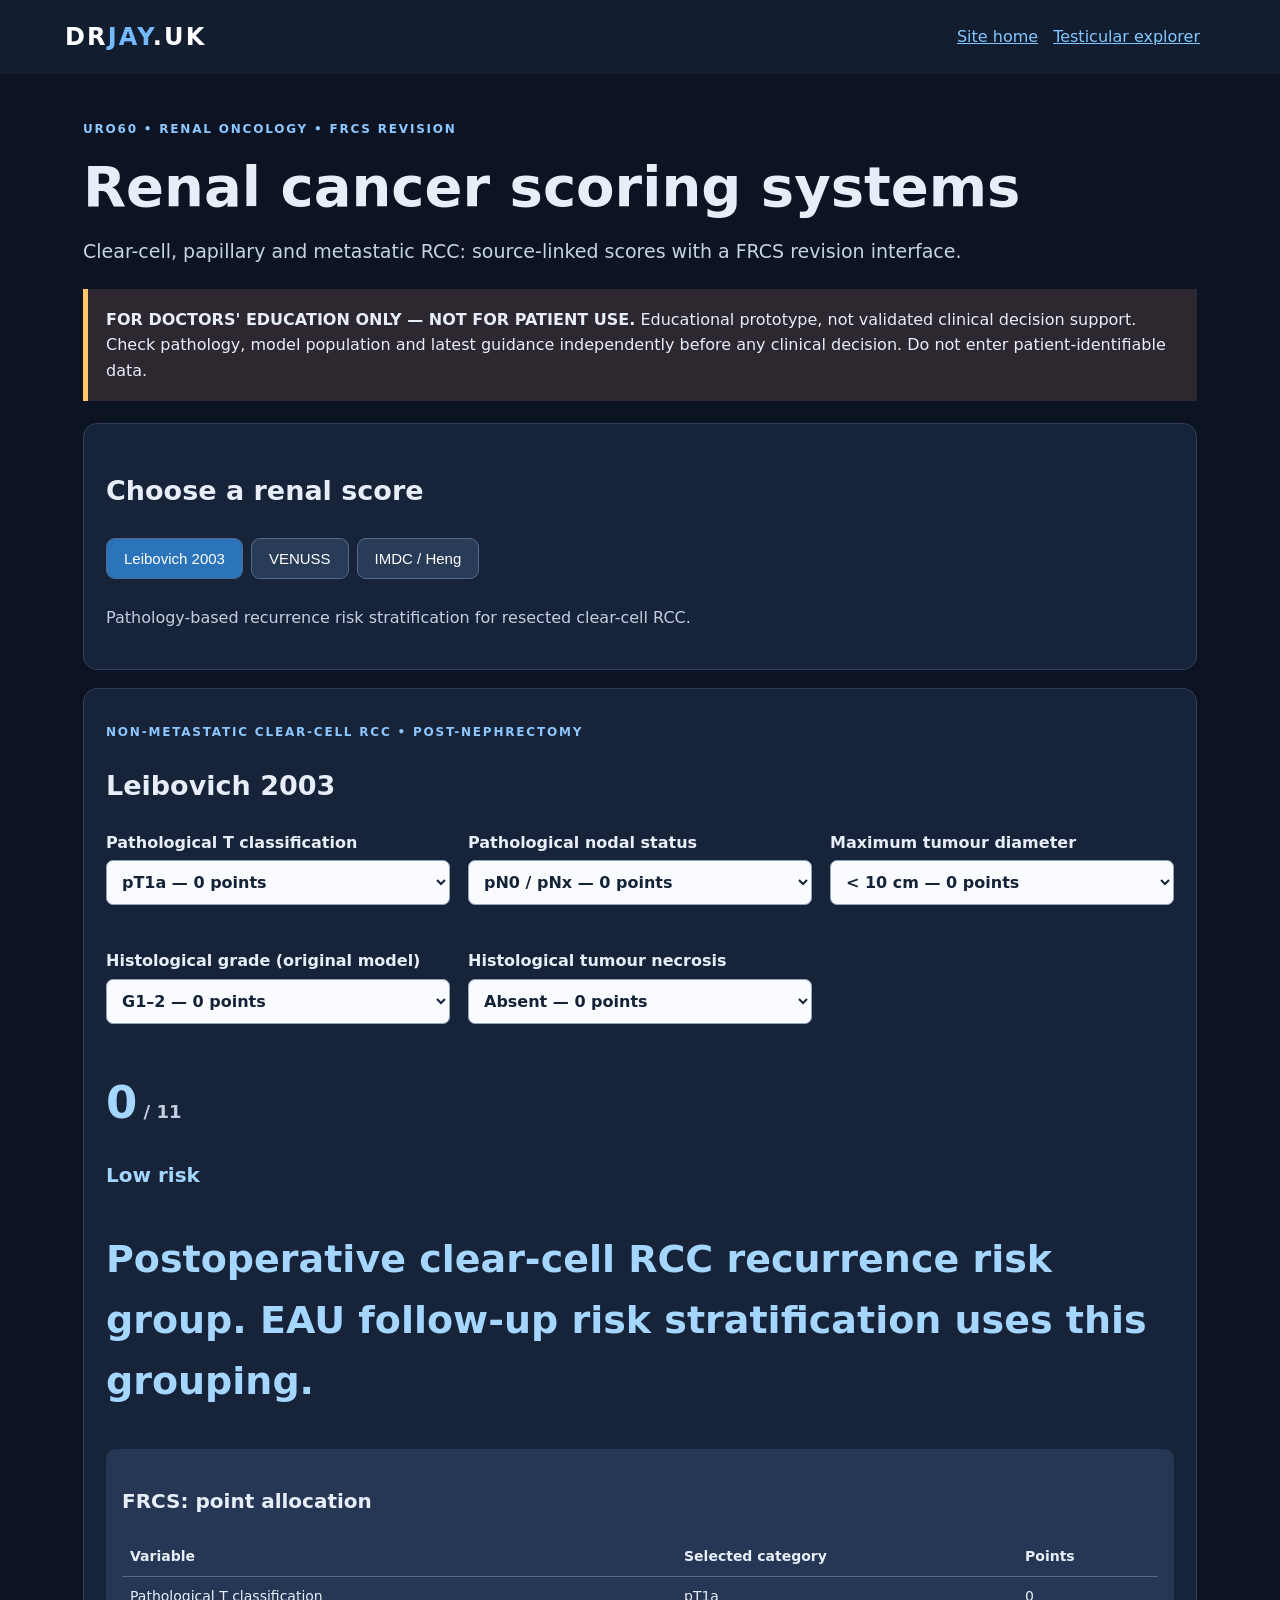
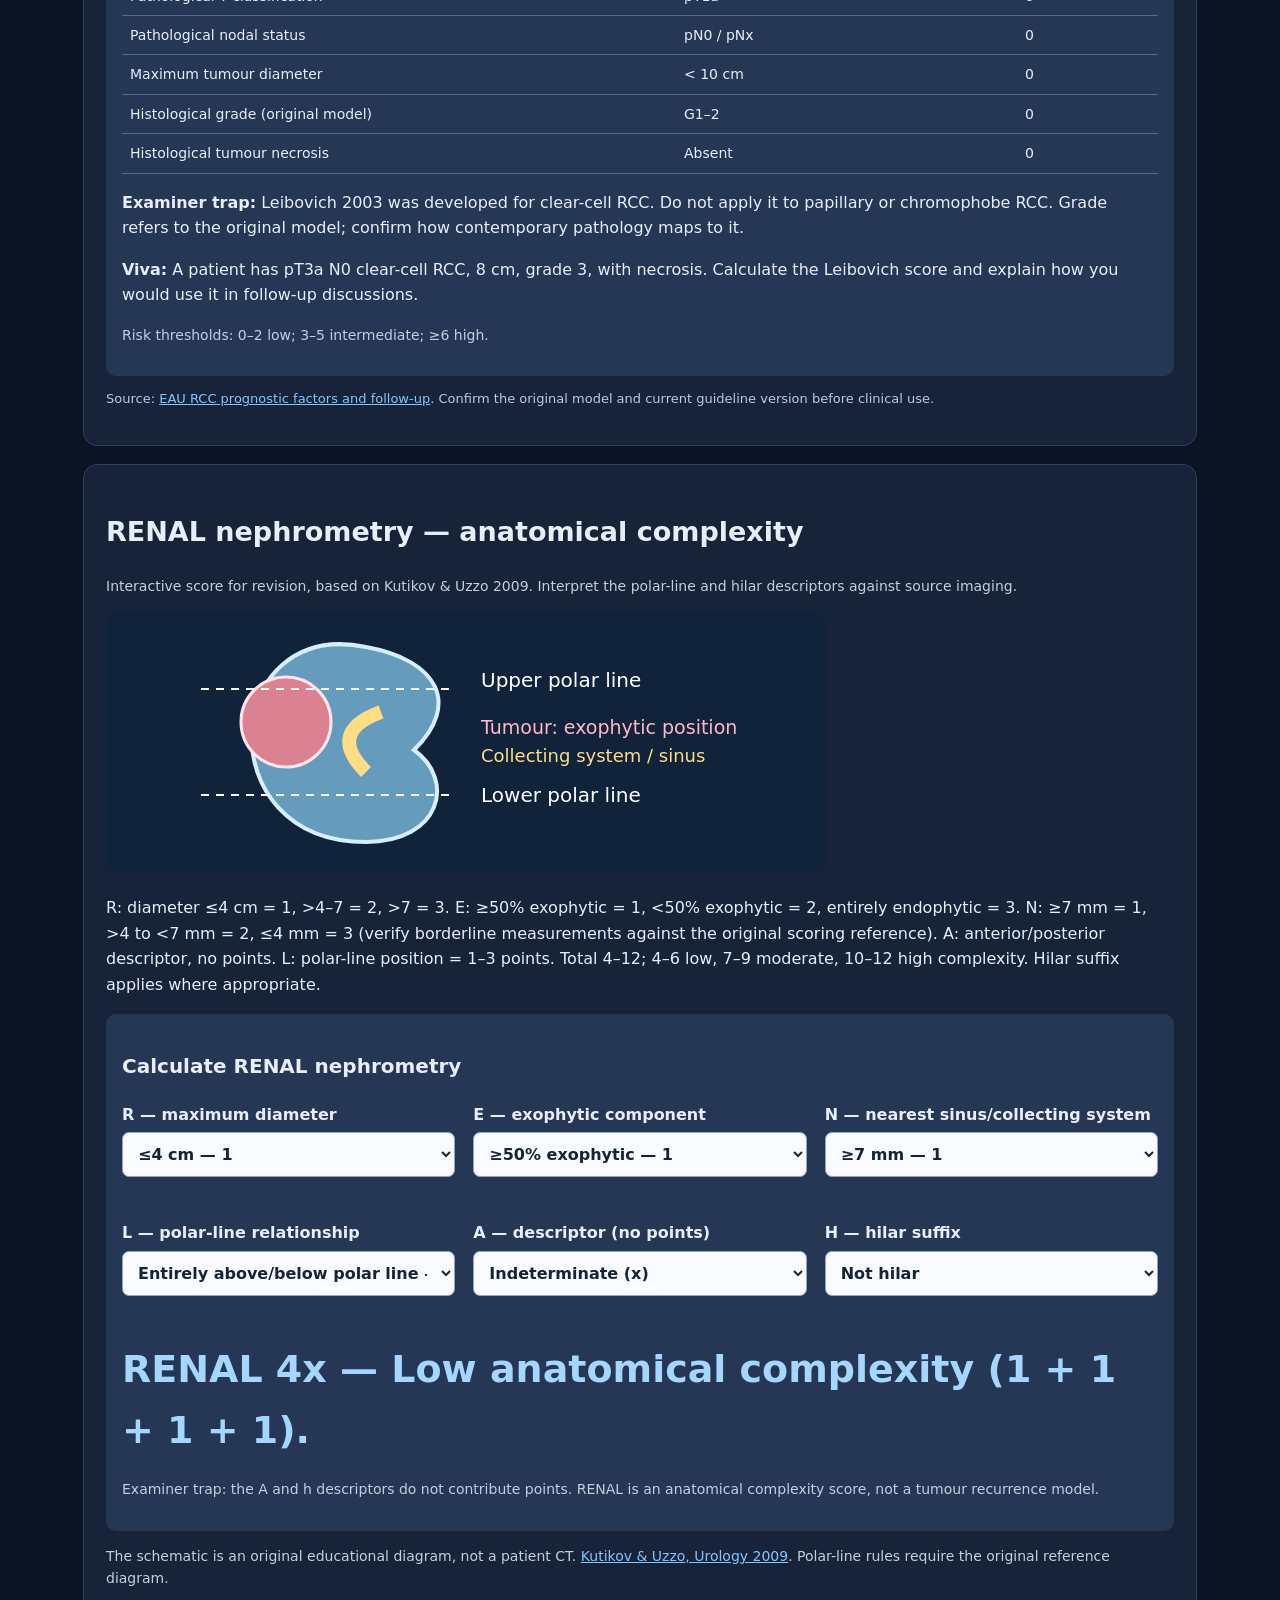
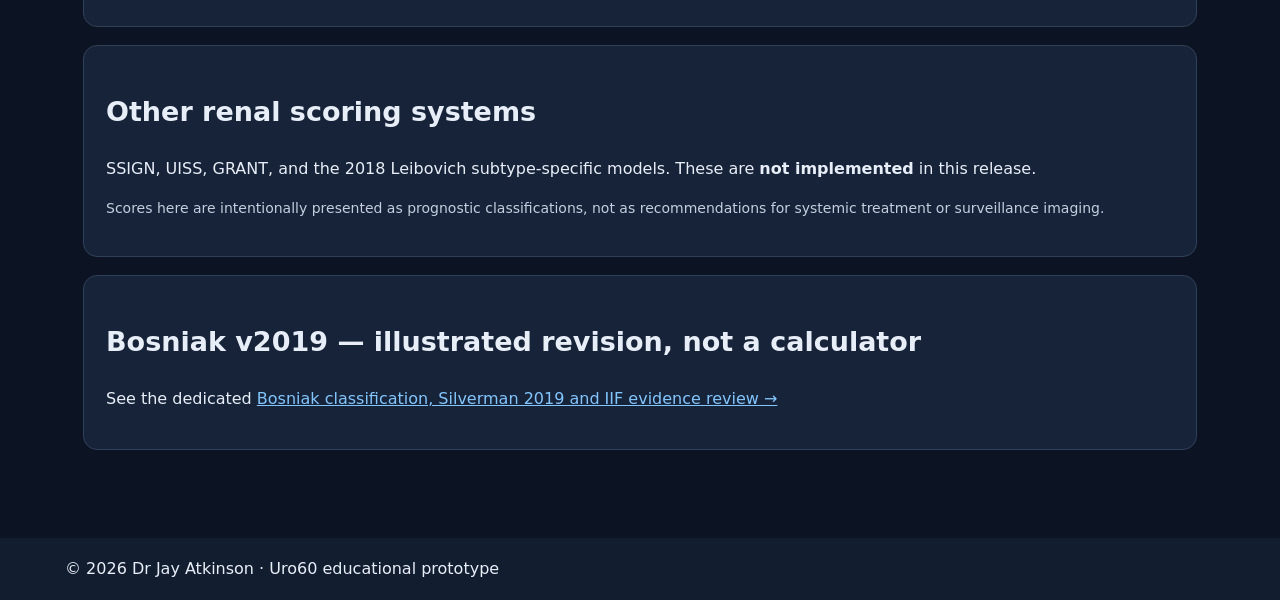
<file: renal.html>
<!doctype html><html lang="en-GB"><head><meta charset="utf-8"><meta name="viewport" content="width=device-width,initial-scale=1"><title>Renal cancer scores | Uro60 FRCS Renal Revision</title><link rel="stylesheet" href="toolkit.css"><style>.score-grid{display:grid;grid-template-columns:repeat(auto-fit,minmax(280px,1fr));gap:18px}.score-grid label{display:block;margin:0 0 13px;font-weight:650}.score-grid select{display:block;width:100%;margin-top:5px;padding:11px;border-radius:7px;background:#f9fbff;color:#152338;font-size:16px}.result{margin:18px 0}.score-value{font-size:45px;font-weight:850;color:#a4d6ff}.ref{font-size:13px;color:#b9cce2}.ref a{overflow-wrap:anywhere}.revision{padding:16px;background:#253754;border-radius:10px;margin-top:16px}.revision table{border-collapse:collapse;width:100%;font-size:14px}.revision td,.revision th{border-bottom:1px solid #526b8d;padding:8px;text-align:left}.modehint{color:#c3cfe0}.cardlink{display:inline-block;margin:6px 12px 6px 0}.status{color:#ffcc83}.result small{display:block}.copy{display:none!important}</style></head><body><header><a class="brand" href="https://drjay.uk">DR<span>JAY</span>.UK</a><nav><a href="https://drjay.uk/">Site home</a><a href="https://drjay.uk/calculator.html">Testicular explorer</a></nav></header><main><p class="eyebrow">URO60 • RENAL ONCOLOGY • FRCS REVISION</p><h1>Renal cancer scoring systems</h1><p class="lead">Clear-cell, papillary and metastatic RCC: source-linked scores with a FRCS revision interface.</p><div class="warning"><strong>FOR DOCTORS' EDUCATION ONLY — NOT FOR PATIENT USE.</strong> Educational prototype, not validated clinical decision support. Check pathology, model population and latest guidance independently before any clinical decision. Do not enter patient-identifiable data.</div><div class="panel"><h2>Choose a renal score</h2><div class="tabs" style="flex-wrap:wrap" role="group" aria-label="Choose renal prognostic score"><button class="active" data-score="leibovich">Leibovich 2003</button><button data-score="venuss">VENUSS</button><button data-score="imdc">IMDC / Heng</button></div><p id="purpose" class="modehint"></p></div><section class="panel"><p class="eyebrow" id="population"></p><h2 id="score-title"></h2><div id="fields" class="score-grid"></div><div class="result" id="result" aria-live="polite"></div><div id="revision"></div><p id="source" class="ref"></p></section><section class="panel"><h2>RENAL nephrometry — anatomical complexity</h2><p class="small">Interactive score for revision, based on Kutikov &amp; Uzzo 2009. Interpret the polar-line and hilar descriptors against source imaging.</p><div class="figure-inline"><svg viewBox="0 0 720 260" role="img" aria-label="Diagram of renal tumour relationship to polar lines and collecting system" style="width:100%;max-width:720px;background:#10233b;border-radius:12px"><path d="M260 35 C115 5 100 230 260 230 C335 230 350 168 308 138 C355 92 332 48 260 35Z" fill="#659cbd" stroke="#d5efff" stroke-width="4"/><path d="M275 100 Q220 120 260 160" fill="none" stroke="#ffdd84" stroke-width="14"/><circle cx="180" cy="110" r="45" fill="#db8192" stroke="#ffe4e9" stroke-width="3"/><path d="M95 77 H350 M95 183 H350" stroke="#fff" stroke-dasharray="8 7" stroke-width="2"/><text x="375" y="75" fill="white" font-size="20">Upper polar line</text><text x="375" y="190" fill="white" font-size="20">Lower polar line</text><text x="375" y="122" fill="#ffb8c5" font-size="19">Tumour: exophytic position</text><text x="375" y="150" fill="#ffdd84" font-size="18">Collecting system / sinus</text></svg></div><p>R: diameter ≤4 cm = 1, &gt;4–7 = 2, &gt;7 = 3. E: ≥50% exophytic = 1, &lt;50% exophytic = 2, entirely endophytic = 3. N: ≥7 mm = 1, &gt;4 to &lt;7 mm = 2, ≤4 mm = 3 (verify borderline measurements against the original scoring reference). A: anterior/posterior descriptor, no points. L: polar-line position = 1–3 points. Total 4–12; 4–6 low, 7–9 moderate, 10–12 high complexity. Hilar suffix applies where appropriate.</p><div class="revision"><h3>Calculate RENAL nephrometry</h3><div class="score-grid" id="renal-fields">
<label>R — maximum diameter<select id="r-radius"><option value="1">≤4 cm — 1</option><option value="2">&gt;4 to 7 cm — 2</option><option value="3">&gt;7 cm — 3</option></select></label>
<label>E — exophytic component<select id="r-exo"><option value="1">≥50% exophytic — 1</option><option value="2">&lt;50% exophytic — 2</option><option value="3">Entirely endophytic — 3</option></select></label>
<label>N — nearest sinus/collecting system<select id="r-near"><option value="1">≥7 mm — 1</option><option value="2">&gt;4 to &lt;7 mm — 2</option><option value="3">≤4 mm — 3</option></select></label>
<label>L — polar-line relationship<select id="r-polar"><option value="1">Entirely above/below polar line — 1</option><option value="2">Crosses polar line — 2</option><option value="3">&gt;50% across polar line / crosses axial midline / entirely between lines — 3</option></select></label>
<label>A — descriptor (no points)<select id="r-ap"><option value="x">Indeterminate (x)</option><option value="a">Anterior (a)</option><option value="p">Posterior (p)</option></select></label>
<label>H — hilar suffix<select id="r-h"><option value="">Not hilar</option><option value="h">Abuts main renal artery/vein (h)</option></select></label></div>
<div id="renal-result" class="result" aria-live="polite"></div><p class="small">Examiner trap: the A and h descriptors do not contribute points. RENAL is an anatomical complexity score, not a tumour recurrence model.</p></div><p class="small">The schematic is an original educational diagram, not a patient CT. <a href="https://doi.org/10.1016/j.urology.2009.01.035">Kutikov &amp; Uzzo, Urology 2009</a>. Polar-line rules require the original reference diagram.</p></section><section class="panel"><h2>Other renal scoring systems</h2><p>SSIGN, UISS, GRANT, and the 2018 Leibovich subtype-specific models. These are <strong>not implemented</strong> in this release.</p><p class="small">Scores here are intentionally presented as prognostic classifications, not as recommendations for systemic treatment or surveillance imaging.</p></section><section class="panel"><h2>Bosniak v2019 — illustrated revision, not a calculator</h2><p>See the dedicated <a href="bosniak.html">Bosniak classification, Silverman 2019 and IIF evidence review →</a></p></section></main><footer>© 2026 Dr Jay Atkinson · Uro60 educational prototype</footer><script defer src="renal.js"></script><script defer src="nephrometry.js"></script></body></html>
</file>
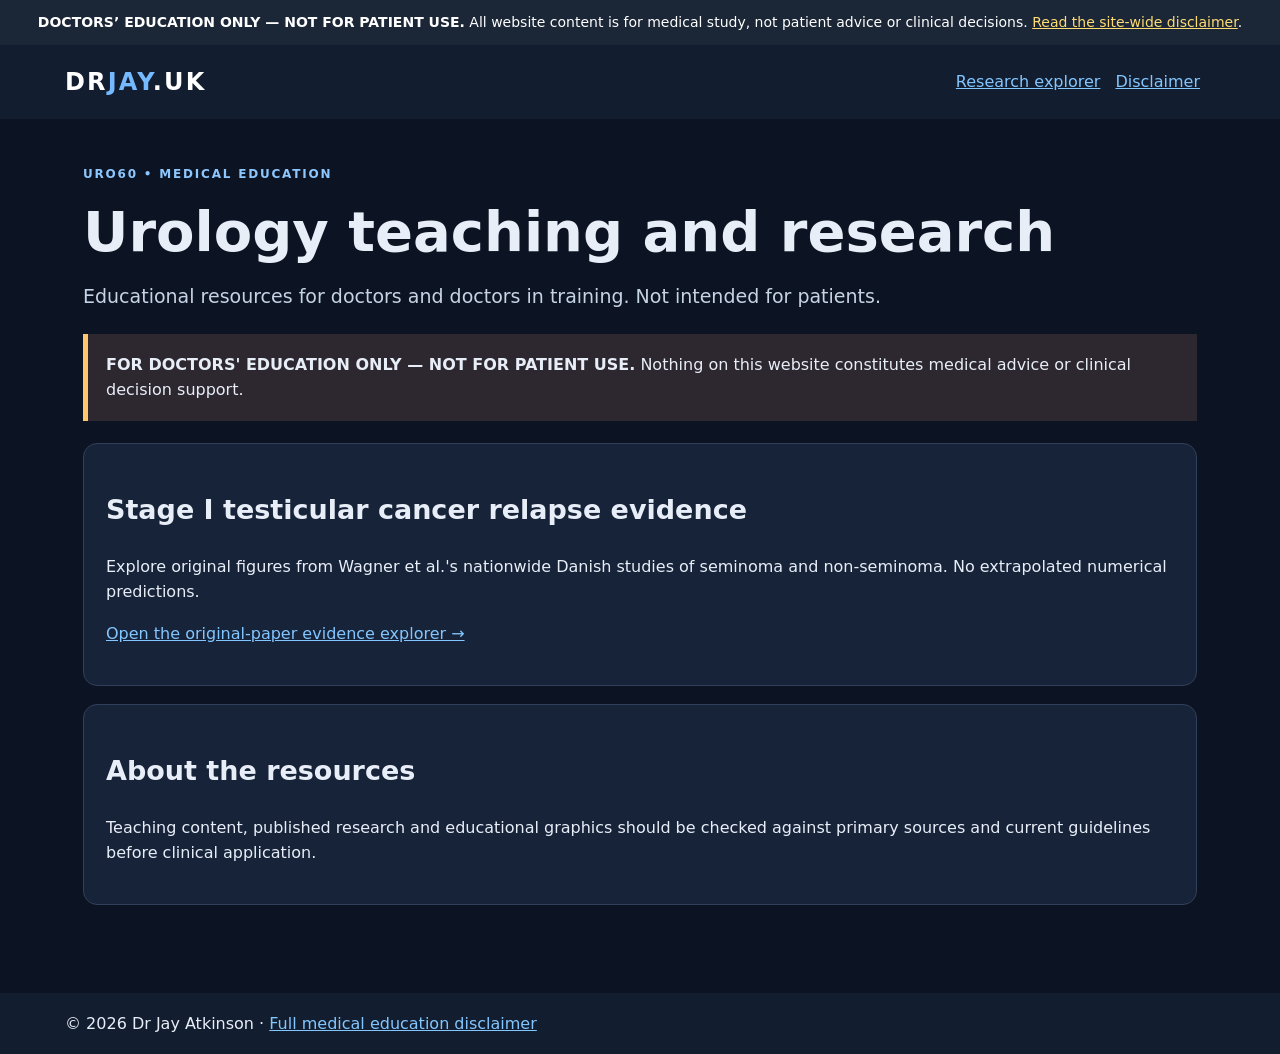
<file: RESTORE-HOMEPAGE-index.html>
<!doctype html><html lang="en-GB"><head><meta charset="utf-8"><meta name="viewport" content="width=device-width,initial-scale=1"><title>Dr Jay | Urology education</title><link rel="stylesheet" href="style.css"></head><body><header><a class="brand" href="index.html">DR<span>JAY</span>.UK</a><nav><a href="calculator.html">Research explorer</a><a href="disclaimer.html">Disclaimer</a></nav></header><main><p class="eyebrow">URO60 • MEDICAL EDUCATION</p><h1>Urology teaching and research</h1><p class="lead">Educational resources for doctors and doctors in training. Not intended for patients.</p><div class="warning"><strong>FOR DOCTORS' EDUCATION ONLY — NOT FOR PATIENT USE.</strong> Nothing on this website constitutes medical advice or clinical decision support.</div><section class="panel"><h2>Stage I testicular cancer relapse evidence</h2><p>Explore original figures from Wagner et al.'s nationwide Danish studies of seminoma and non-seminoma. No extrapolated numerical predictions.</p><p><a href="calculator.html">Open the original-paper evidence explorer →</a></p></section><section class="panel"><h2>About the resources</h2><p>Teaching content, published research and educational graphics should be checked against primary sources and current guidelines before clinical application.</p></section></main><footer>© 2026 Dr Jay Atkinson · <a href="disclaimer.html">Full medical education disclaimer</a></footer><script defer src="site-disclaimer.js"></script></body></html>
</file>
<file: style.css>
*{box-sizing:border-box}body{margin:0;background:#0c1423;color:#e8eef8;font-family:system-ui,-apple-system,Segoe UI,sans-serif;line-height:1.6}a{color:#83c6ff}header,footer{padding:18px max(20px,calc((100vw - 1150px)/2));background:#121e30}header{display:flex;justify-content:space-between;gap:15px;align-items:center}header a{margin-right:15px}.brand{font-weight:900;letter-spacing:.09em;font-size:24px;text-decoration:none;color:#fff}.brand span{color:#75b9ff}main{max-width:1150px;margin:0 auto;padding:34px 18px 70px}h1{font-size:clamp(32px,5vw,56px);line-height:1.1;margin:16px 0}h2{font-size:27px}h3{font-size:20px}.lead{font-size:19px;color:#c6d3e5;max-width:900px}.eyebrow{font-size:12px;font-weight:800;letter-spacing:.15em;color:#8dc7ff}.warning{padding:18px;border-left:5px solid #ffc76c;background:#2d2730;margin:22px 0}.panel{padding:22px;border:1px solid #31405a;background:#172338;border-radius:14px;margin:18px 0}.layout{display:grid;grid-template-columns:repeat(auto-fit,minmax(285px,1fr));gap:18px}.tabs{display:flex;gap:8px;margin:26px 0}.tabs button,button{padding:11px 17px;border-radius:9px;background:#283b57;color:#fff;border:1px solid #526b8d;cursor:pointer;font-size:15px}.tabs button.active{background:#2c74ba}.hidden{display:none!important}.field{display:block;margin:15px 0;font-weight:600}.field select,.field input[type=number]{display:block;width:100%;padding:10px;margin-top:6px;background:#f9fbff;color:#172338;border-radius:6px}.small,figcaption{font-size:14px;color:#c3cfe0}.published{font-size:38px;font-weight:850;color:#a4d6ff}.figure{background:#fff;padding:8px;border-radius:10px;margin:18px 0}.figure img{width:100%;height:auto;display:block}.figure figcaption{color:#39485e;padding:10px}.pill{display:inline-block;padding:5px 12px;border-radius:40px;border:1px solid #6c85a5;margin:3px;font-size:13px}.pill.on{background:#2d6b9c;color:#fff}.figure-grid{display:grid;grid-template-columns:1fr;gap:16px}.footnote{border-top:1px solid #526b8d;margin-top:20px;padding-top:12px} @media(max-width:600px){.panel{padding:14px}.figure{padding:2px}header{flex-wrap:wrap}}
.graph-wrap{overflow-x:auto;padding:12px 8px;border:1px solid #ccd5e5;border-radius:14px;background:#fff;color:#17243b;margin:14px 0 25px}.graph-wrap svg{display:block;min-width:680px;width:100%;height:auto}.graph-wrap button{font:inherit}.graph-wrap .bar-hit{cursor:pointer}.graph-wrap .bar-hit:focus{outline:3px solid #e5a100}.graph-wrap .chart-note{font-size:12px;fill:#34405a}.graph-wrap .chart-title{font-size:16px;fill:#142441;font-weight:700}.graph-wrap .bar-selected{stroke:#e19a00;stroke-width:3}.published{font-variant-numeric:tabular-nums}
.nnt-track{height:18px;background:#354660;border-radius:8px;overflow:hidden;margin:4px 0 15px}.nnt-bar{height:100%;border-radius:8px}.nnt-bar.surveillance{background:#e7aa48}.nnt-bar.carboplatin{background:#60b6de}.nnt-track-label{display:flex;justify-content:space-between;font-size:14px}.nnt-table-wrap{overflow-x:auto}.nnt-table{width:100%;border-collapse:collapse;min-width:560px}.nnt-table th,.nnt-table td{padding:10px;border-bottom:1px solid #60718c;text-align:left}.nnt-table th{color:#c7dcfa}.nnt-bars{margin:22px 0}.nnt-bars .small{margin-top:8px}
</file>
<file: toolkit.css>
*{box-sizing:border-box}body{margin:0;background:#0c1423;color:#e8eef8;font-family:system-ui,-apple-system,Segoe UI,sans-serif;line-height:1.6}a{color:#83c6ff}header,footer{padding:18px max(20px,calc((100vw - 1150px)/2));background:#121e30}header{display:flex;justify-content:space-between;gap:15px;align-items:center;flex-wrap:wrap}header a{margin-right:15px}.brand{font-weight:900;letter-spacing:.09em;font-size:24px;text-decoration:none;color:#fff}.brand span{color:#75b9ff}main{max-width:1150px;margin:0 auto;padding:34px 18px 70px}h1{font-size:clamp(32px,5vw,56px);line-height:1.1;margin:16px 0}h2{font-size:27px}h3{font-size:20px}.lead{font-size:19px;color:#c6d3e5}.eyebrow{font-size:12px;font-weight:800;letter-spacing:.15em;color:#8dc7ff}.warning{padding:18px;border-left:5px solid #ffc76c;background:#2d2730;margin:22px 0}.panel{padding:22px;border:1px solid #31405a;background:#172338;border-radius:14px;margin:18px 0}.tabs{display:flex;gap:8px;margin:26px 0}.tabs button,button{padding:11px 17px;border-radius:9px;background:#283b57;color:#fff;border:1px solid #526b8d;cursor:pointer;font-size:15px}.tabs button.active,button.active{background:#2c74ba}.small{font-size:14px;color:#c3cfe0}.cards{display:grid;grid-template-columns:repeat(auto-fit,minmax(260px,1fr));gap:14px}.card{border:1px solid #31405a;background:#172338;border-radius:14px;padding:18px}.card h3{margin:8px 0}.pill{display:inline-block;padding:3px 10px;border:1px solid #60718c;border-radius:25px;font-size:12px;color:#a4d6ff}.filters{display:flex;gap:7px;flex-wrap:wrap;margin-top:12px}input,select{width:100%;max-width:480px;padding:12px;margin:6px 0 12px;border:1px solid #8fa5c1;border-radius:7px;background:#f9fbff;color:#172338;font:inherit}label{display:block;font-weight:600}.result{font-size:38px;font-weight:850;color:#a4d6ff}.hidden{display:none}.note{padding:14px;border-left:3px solid #8dc7ff;background:#23334b;margin:12px 0}table{border-collapse:collapse;width:100%}td,th{padding:9px;border-bottom:1px solid #526b8d;text-align:left}@media(max-width:600px){.panel{padding:14px}}

/* Mobile and accessible controls */
.score-grid{display:grid;grid-template-columns:repeat(auto-fit,minmax(min(100%,280px),1fr));gap:15px}
.score-grid select{max-width:100%;width:100%;min-height:44px}
.tabs{flex-wrap:wrap}button:focus-visible,a:focus-visible,select:focus-visible{outline:3px solid #ffdc82;outline-offset:3px}
@media(max-width:640px){main{padding:20px 14px 48px}.panel{padding:15px}.revision{overflow-x:auto}.revision table{min-width:430px}header{padding:14px}.score-value{font-size:38px}}
</file>
